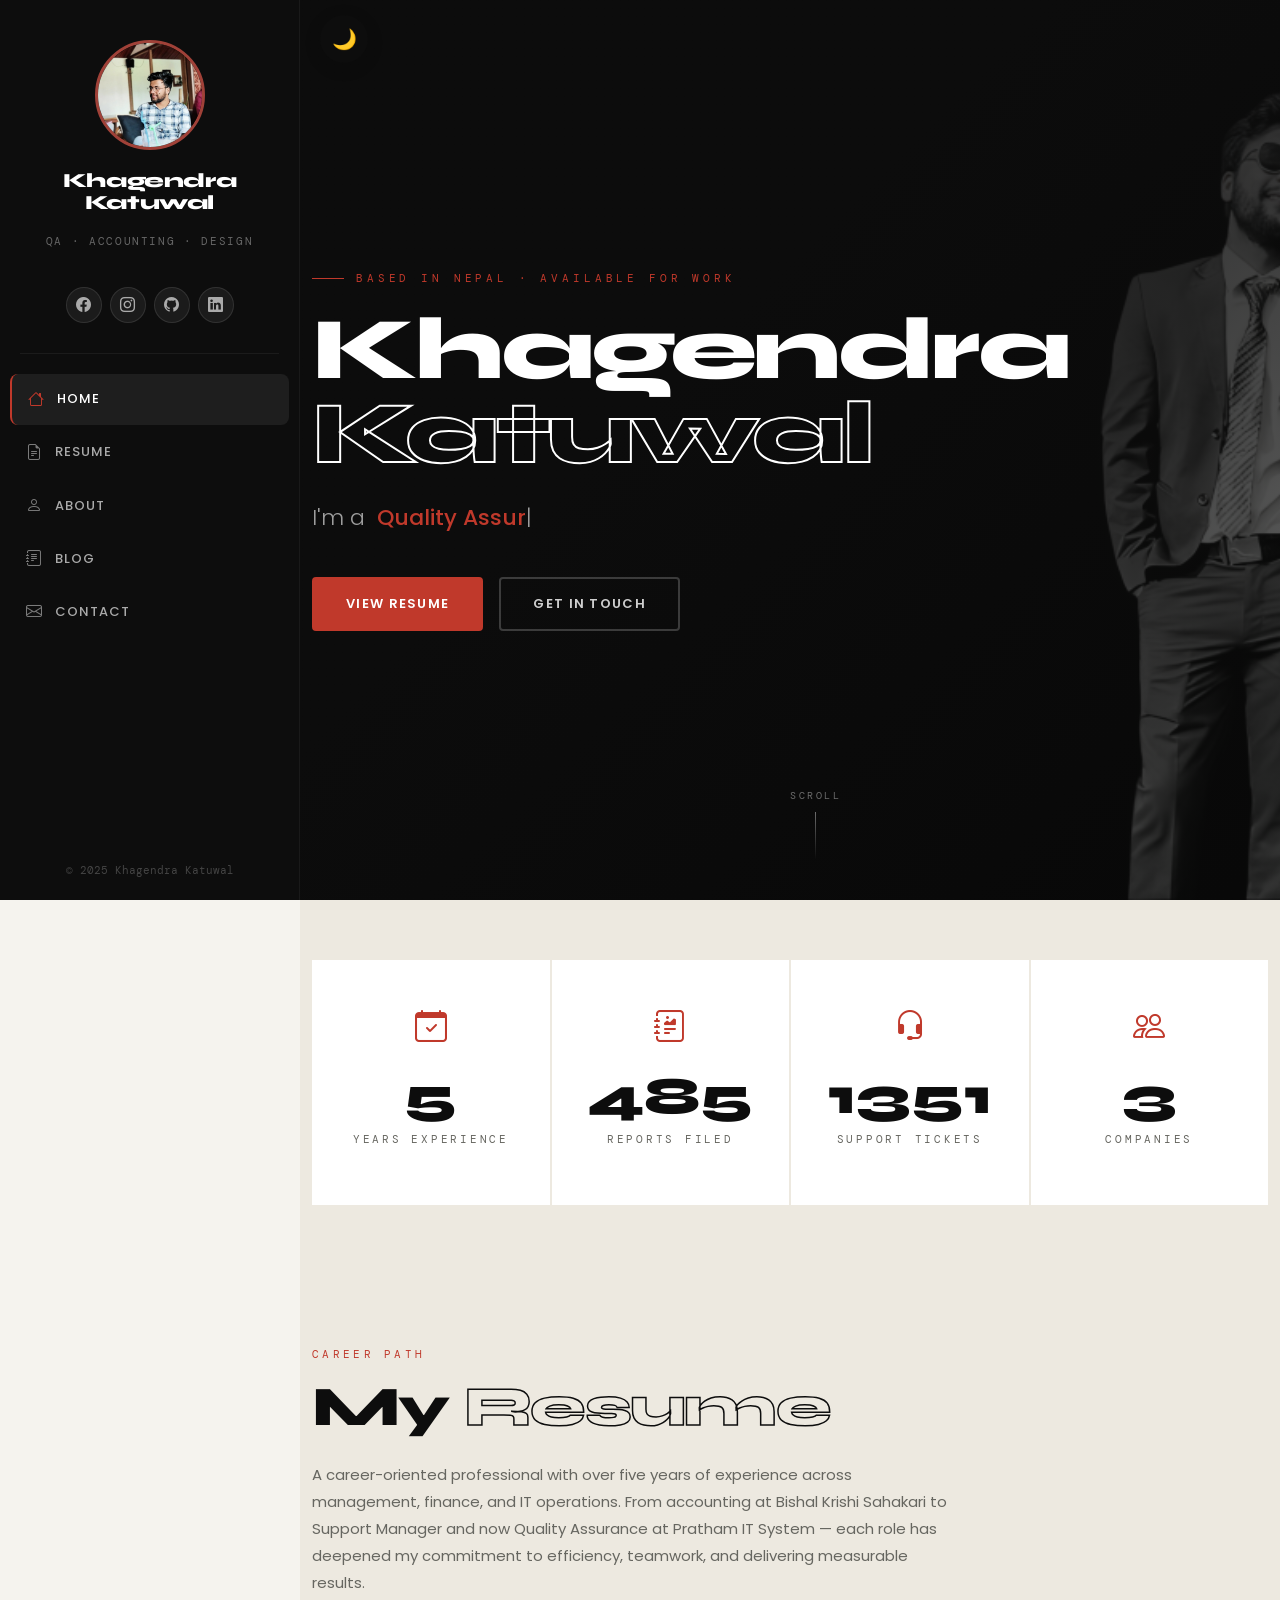
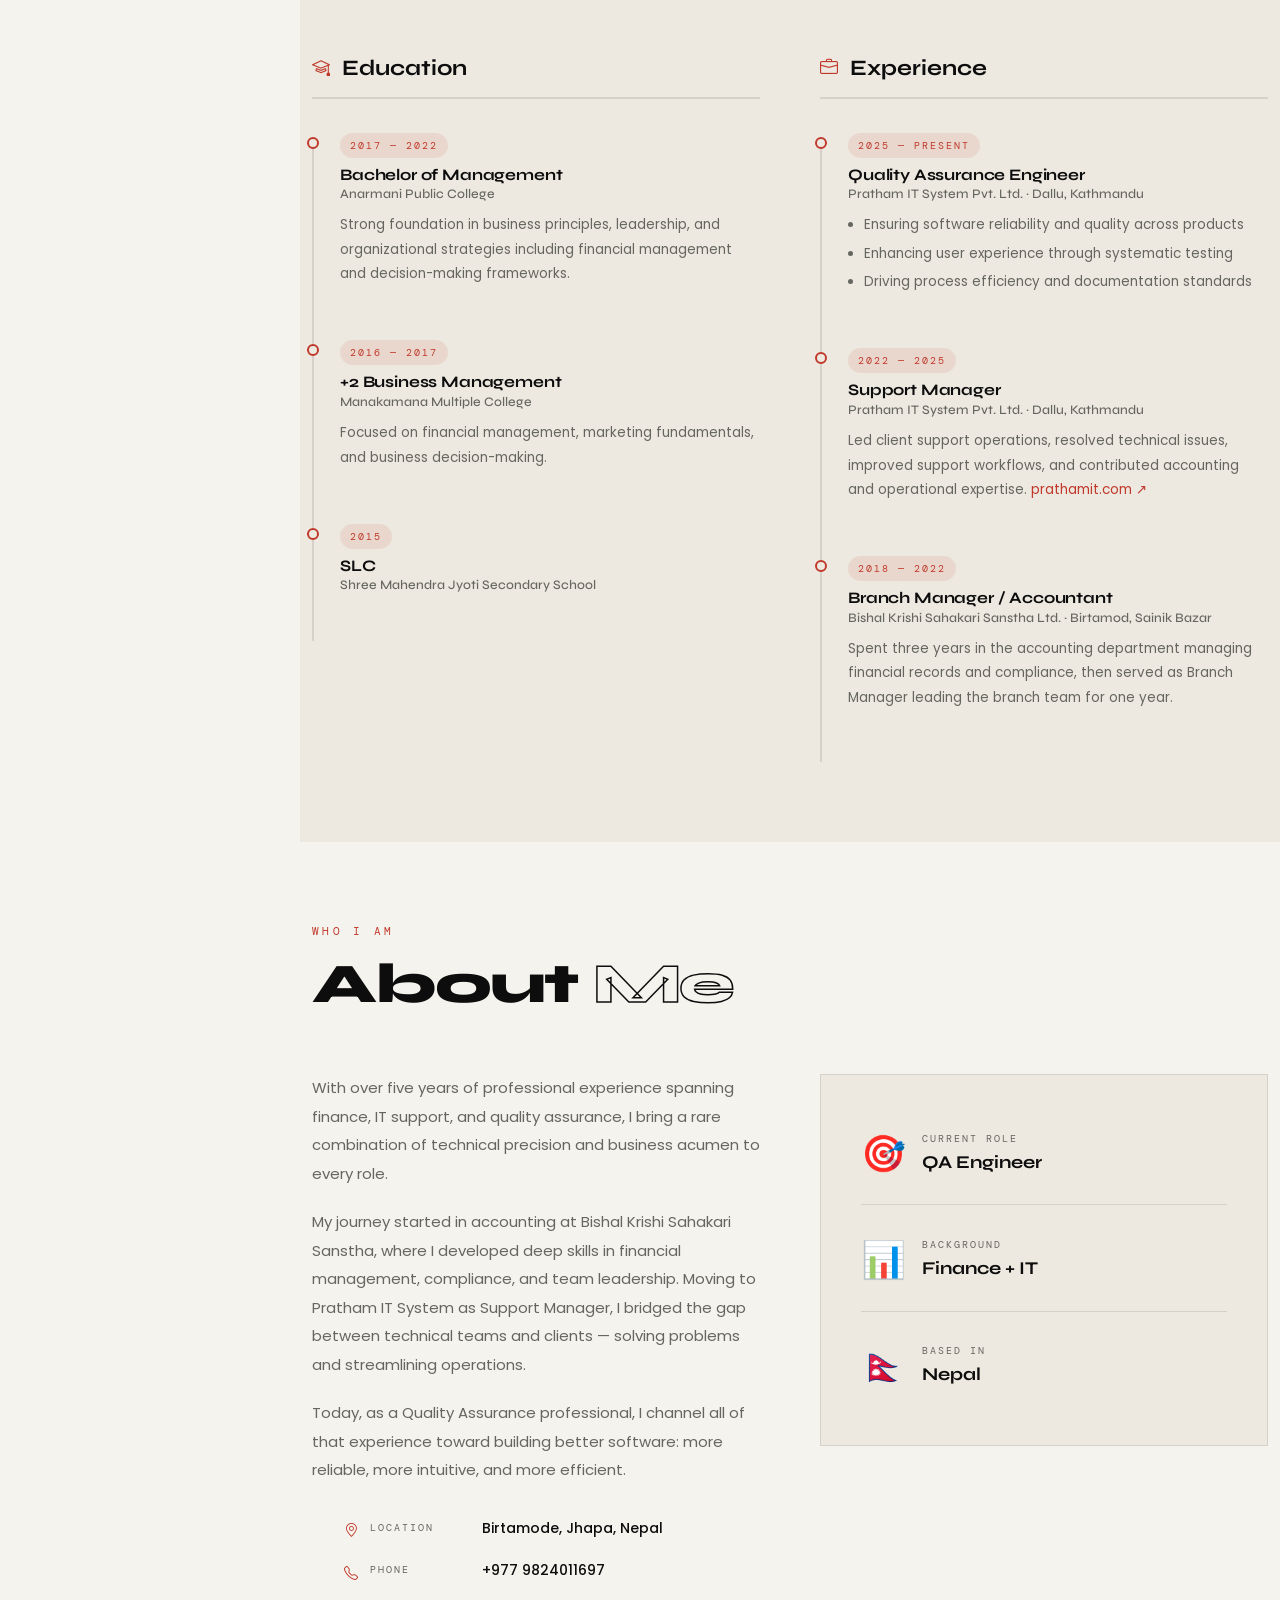
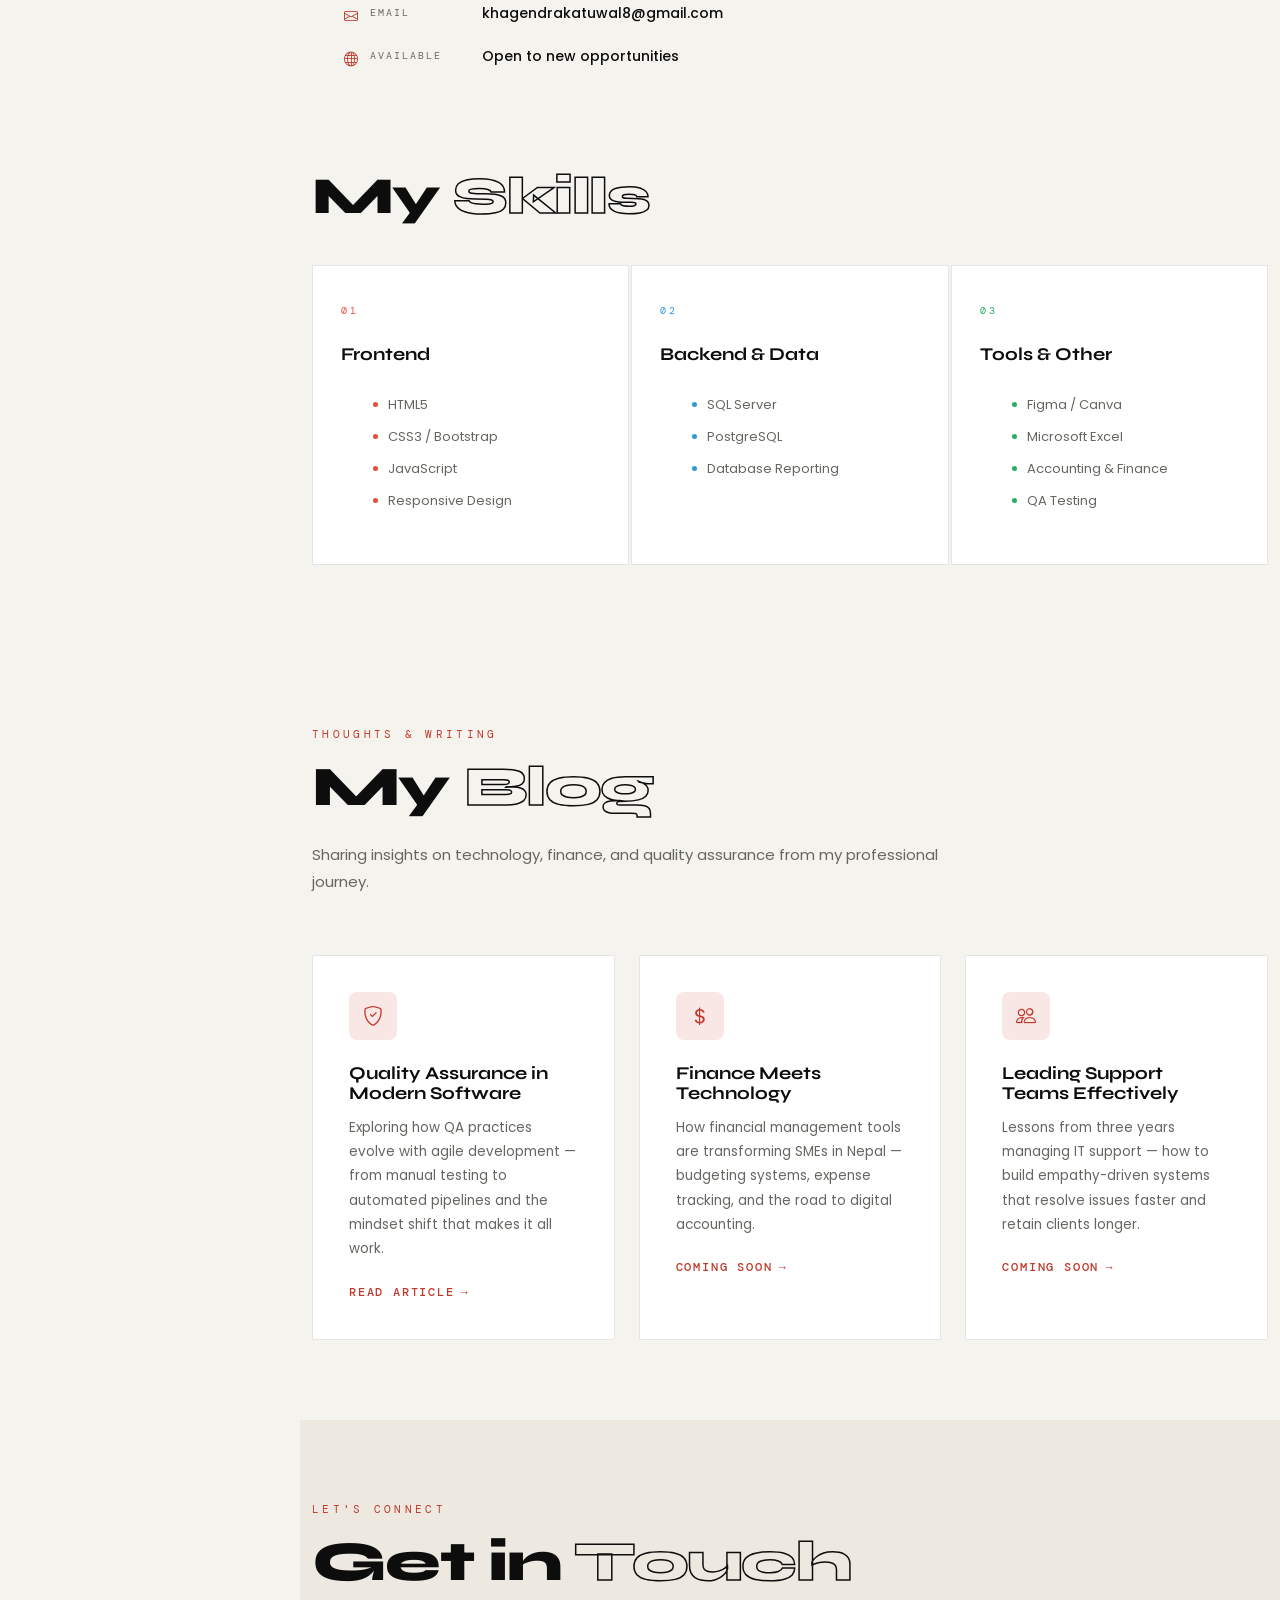
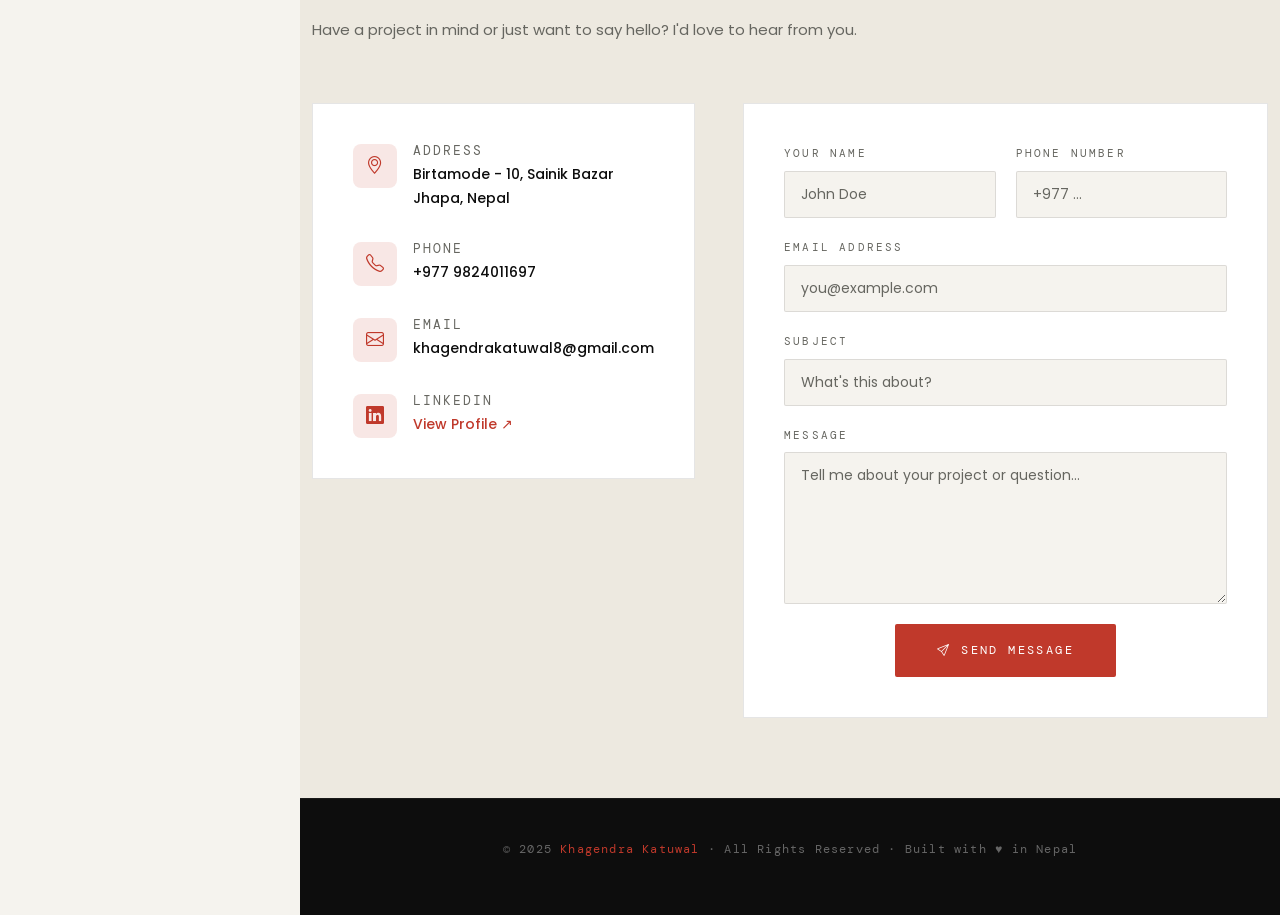
<file: index.html>
<!DOCTYPE html>
<html lang="en">

<head>
  <meta charset="utf-8">
  <meta content="width=device-width, initial-scale=1.0" name="viewport">
  <title>Khagendra Katuwal — QA Engineer</title>
  <meta name="description" content="Portfolio of Khagendra Katuwal — Quality Assurance Engineer, Accountant, Designer based in Nepal.">

  <!-- Favicons -->
  <link href="assets/img/favicon.png" rel="icon">
  <link href="assets/img/apple-touch-icon.png" rel="apple-touch-icon">

  <!-- Fonts -->
  <link href="https://fonts.googleapis.com" rel="preconnect">
  <link href="https://fonts.gstatic.com" rel="preconnect" crossorigin>
  <link href="https://fonts.googleapis.com/css2?family=Syne:wght@400;600;700;800&family=DM+Mono:ital,wght@0,300;0,400;0,500;1,300&family=Poppins:wght@300;400;500;600;700&display=swap" rel="stylesheet">

  <!-- Vendor CSS -->
  <link href="assets/vendor/bootstrap/css/bootstrap.min.css" rel="stylesheet">
  <link href="assets/vendor/bootstrap-icons/bootstrap-icons.css" rel="stylesheet">
  <link href="assets/vendor/aos/aos.css" rel="stylesheet">
  <link href="assets/vendor/glightbox/css/glightbox.min.css" rel="stylesheet">
  <link href="assets/vendor/swiper/swiper-bundle.min.css" rel="stylesheet">

  <!-- Main CSS -->
  <link href="assets/css/main.css" rel="stylesheet">
</head>

<body class="index-page">

  <!-- ── PRELOADER ── -->
  <div id="preloader">
    <div class="preloader-inner"></div>
  </div>

  <!-- ── THEME TOGGLE ── -->
  <button class="theme-toggle" id="themeToggle" title="Toggle dark/light mode">
    <span class="icon-dark">🌙</span>
    <span class="icon-light">☀️</span>
  </button>

  <!-- ══════════════════════════════════════════
       SIDEBAR / HEADER
  ══════════════════════════════════════════ -->
  <header id="header" class="header dark-background d-flex flex-column">
    <i class="header-toggle d-xl-none bi bi-list"></i>

    <!-- Profile Photo -->
    <div class="profile-img">
      <img src="assets/img/my-profile-img.jpg" alt="Khagendra Katuwal" class="img-fluid rounded-circle">
    </div>

    <!-- Name + tagline -->
    <a href="index.html" class="logo d-flex align-items-center justify-content-center">
      <h1 class="sitename">Khagendra Katuwal</h1>
    </a>
    <p class="tagline">QA · Accounting · Design</p>

    <!-- Social Links -->
    <div class="social-links text-center">
      <a href="https://www.facebook.com/people/Khagendra-Katuwal/61564902225227/" class="facebook" target="_blank" title="Facebook">
        <i class="bi bi-facebook"></i>
      </a>
      <a href="#" class="instagram" target="_blank" title="Instagram">
        <i class="bi bi-instagram"></i>
      </a>
      <a href="https://github.com/khagendra120" class="github" target="_blank" title="GitHub">
        <i class="bi bi-github"></i>
      </a>
      <a href="https://www.linkedin.com/in/khagendra-katuwal-4a4996175/" class="linkedin" target="_blank" title="LinkedIn">
        <i class="bi bi-linkedin"></i>
      </a>
    </div>

    <div class="divider"></div>

    <!-- Navigation -->
    <nav id="navmenu" class="navmenu">
      <ul>
        <li><a href="#hero" class="active"><i class="bi bi-house navicon"></i> Home</a></li>
        <li><a href="#resume"><i class="bi bi-file-earmark-text navicon"></i> Resume</a></li>
        <li><a href="#about"><i class="bi bi-person navicon"></i> About</a></li>
        <li><a href="#services"><i class="bi bi-journal-text navicon"></i> Blog</a></li>
        <li><a href="#contact"><i class="bi bi-envelope navicon"></i> Contact</a></li>
      </ul>
    </nav>

    <!-- Sidebar footer -->
    <div class="header-footer">
      © 2025 Khagendra Katuwal
    </div>
  </header>
  <!-- /Header -->

  <main class="main">

    <!-- ══════════════════════════════════════════
         HERO SECTION
    ══════════════════════════════════════════ -->
    <section id="hero" class="hero section dark-background">
      <img src="assets/img/hero-bg.jpg" alt="" class="hero-bg" data-aos="fade-in">

      <div class="container">
        <p class="hero-eyebrow">Based in Nepal · Available for Work</p>

        <h2>
          Khagendra<br>
          <span class="outline">Katuwal</span>
        </h2>

        <div class="typed-wrap">
          I'm a&nbsp;
          <span class="typed" data-typed-items="Quality Assurance Engineer, Accountant, Designer, Problem Solver"></span>
          <span class="typed-cursor typed-cursor--blink" aria-hidden="true"></span>
        </div>

        <div class="hero-cta">
          <a href="#resume" class="btn-primary-custom">View Resume</a>
          <a href="#contact" class="btn-outline-custom">Get in Touch</a>
        </div>
      </div>

      <div class="hero-scroll">
        <span>Scroll</span>
        <div class="scroll-line"></div>
      </div>
    </section>
    <!-- /Hero -->


    <!-- ══════════════════════════════════════════
         STATS SECTION
    ══════════════════════════════════════════ -->
    <section id="stats" class="stats section">
      <div class="container">
        <div class="stats-grid" data-aos="fade-up">

          <div class="stats-item">
            <i class="bi bi-calendar-check"></i>
            <span data-purecounter-start="0" data-purecounter-end="5" data-purecounter-duration="1" class="purecounter"></span>
            <p>Years Experience</p>
          </div>

          <div class="stats-item">
            <i class="bi bi-journal-richtext"></i>
            <span data-purecounter-start="0" data-purecounter-end="521" data-purecounter-duration="1" class="purecounter"></span>
            <p>Reports Filed</p>
          </div>

          <div class="stats-item">
            <i class="bi bi-headset"></i>
            <span data-purecounter-start="0" data-purecounter-end="1453" data-purecounter-duration="1" class="purecounter"></span>
            <p>Support Tickets</p>
          </div>

          <div class="stats-item">
            <i class="bi bi-people"></i>
            <span data-purecounter-start="0" data-purecounter-end="3" data-purecounter-duration="1" class="purecounter"></span>
            <p>Companies</p>
          </div>

        </div>
      </div>
    </section>
    <!-- /Stats -->


    <!-- ══════════════════════════════════════════
         RESUME SECTION
    ══════════════════════════════════════════ -->
    <section id="resume" class="resume section">
      <div class="container">

        <!-- Section Title -->
        <div class="section-title" data-aos="fade-up">
          <span class="label">Career Path</span>
          <h2>My <em>Resume</em></h2>
          <p>
            A career-oriented professional with over five years of experience across management, finance, and IT operations.
            From accounting at Bishal Krishi Sahakari to Support Manager and now Quality Assurance at Pratham IT System —
            each role has deepened my commitment to efficiency, teamwork, and delivering measurable results.
          </p>
        </div>

        <!-- Resume Content -->
        <div class="resume-cols" data-aos="fade-up" data-aos-delay="100">

          <!-- Education -->
          <div>
            <h3 class="resume-col-title">
              <i class="bi bi-mortarboard"></i> Education
            </h3>
            <div class="timeline">

              <div class="timeline-item">
                <span class="tl-period">2017 — 2022</span>
                <h4>Bachelor of Management</h4>
                <h5>Anarmani Public College</h5>
                <p>Strong foundation in business principles, leadership, and organizational strategies including financial management and decision-making frameworks.</p>
              </div>

              <div class="timeline-item">
                <span class="tl-period">2016 — 2017</span>
                <h4>+2 Business Management</h4>
                <h5>Manakamana Multiple College</h5>
                <p>Focused on financial management, marketing fundamentals, and business decision-making.</p>
              </div>

              <div class="timeline-item">
                <span class="tl-period">2015</span>
                <h4>SLC</h4>
                <h5>Shree Mahendra Jyoti Secondary School</h5>
              </div>

            </div>
          </div>

          <!-- Experience -->
          <div>
            <h3 class="resume-col-title">
              <i class="bi bi-briefcase"></i> Experience
            </h3>
            <div class="timeline">

              <div class="timeline-item">
                <span class="tl-period">2025 — Present</span>
                <h4>Quality Assurance Engineer</h4>
                <h5>Pratham IT System Pvt. Ltd. · Dallu, Kathmandu</h5>
                <ul>
                  <li>Ensuring software reliability and quality across products</li>
                  <li>Enhancing user experience through systematic testing</li>
                  <li>Driving process efficiency and documentation standards</li>
                </ul>
              </div>

              <div class="timeline-item">
                <span class="tl-period">2022 — 2025</span>
                <h4>Support Manager</h4>
                <h5>Pratham IT System Pvt. Ltd. · Dallu, Kathmandu</h5>
                <p>Led client support operations, resolved technical issues, improved support workflows, and contributed accounting and operational expertise. <a href="https://prathamit.com/" target="_blank">prathamit.com ↗</a></p>
              </div>

              <div class="timeline-item">
                <span class="tl-period">2018 — 2022</span>
                <h4>Branch Manager / Accountant</h4>
                <h5>Bishal Krishi Sahakari Sanstha Ltd. · Birtamod, Sainik Bazar</h5>
                <p>Spent three years in the accounting department managing financial records and compliance, then served as Branch Manager leading the branch team for one year.</p>
              </div>

            </div>
          </div>

        </div>
      </div>
    </section>
    <!-- /Resume -->


    <!-- ══════════════════════════════════════════
         ABOUT SECTION
    ══════════════════════════════════════════ -->
    <section id="about" class="about section">
      <div class="container">

        <!-- Section Title -->
        <div class="section-title" data-aos="fade-up">
          <span class="label">Who I Am</span>
          <h2>About <em>Me</em></h2>
        </div>

        <div class="about-grid" data-aos="fade-up" data-aos-delay="100">

          <div class="about-text">
            <p>
              With over five years of professional experience spanning finance, IT support, and quality assurance,
              I bring a rare combination of technical precision and business acumen to every role.
            </p>
            <p>
              My journey started in accounting at Bishal Krishi Sahakari Sanstha, where I developed deep skills in
              financial management, compliance, and team leadership. Moving to Pratham IT System as Support Manager,
              I bridged the gap between technical teams and clients — solving problems and streamlining operations.
            </p>
            <p>
              Today, as a Quality Assurance professional, I channel all of that experience toward building better software:
              more reliable, more intuitive, and more efficient.
            </p>

            <ul class="about-info-list">
              <li>
                <i class="bi bi-geo-alt"></i>
                <span class="info-label">Location</span>
                <span class="info-value">Birtamode, Jhapa, Nepal</span>
              </li>
              <li>
                <i class="bi bi-telephone"></i>
                <span class="info-label">Phone</span>
                <span class="info-value">+977 9824011697</span>
              </li>
              <li>
                <i class="bi bi-envelope"></i>
                <span class="info-label">Email</span>
                <span class="info-value">khagendrakatuwal8@gmail.com</span>
              </li>
              <li>
                <i class="bi bi-globe"></i>
                <span class="info-label">Available</span>
                <span class="info-value">Open to new opportunities</span>
              </li>
            </ul>
          </div>

          <!-- Right column image placeholder / accent block -->
          <div data-aos="fade-left" data-aos-delay="200" style="position:relative;">
            <div style="
              background: var(--bg-alt);
              border: 1px solid var(--border);
              padding: 48px 40px;
              height: 100%;
              display: flex;
              flex-direction: column;
              justify-content: center;
              gap: 24px;
            ">
              <div style="display:flex; align-items:center; gap:16px; padding-bottom:20px; border-bottom:1px solid var(--border);">
                <div style="font-size:36px; color:var(--accent);">🎯</div>
                <div>
                  <div style="font-family:var(--mono-font); font-size:10px; letter-spacing:0.2em; text-transform:uppercase; color:var(--text-muted);">Current Role</div>
                  <div style="font-family:var(--heading-font); font-size:18px; font-weight:700; color:var(--heading);">QA Engineer</div>
                </div>
              </div>
              <div style="display:flex; align-items:center; gap:16px; padding-bottom:20px; border-bottom:1px solid var(--border);">
                <div style="font-size:36px; color:var(--accent);">📊</div>
                <div>
                  <div style="font-family:var(--mono-font); font-size:10px; letter-spacing:0.2em; text-transform:uppercase; color:var(--text-muted);">Background</div>
                  <div style="font-family:var(--heading-font); font-size:18px; font-weight:700; color:var(--heading);">Finance + IT</div>
                </div>
              </div>
              <div style="display:flex; align-items:center; gap:16px;">
                <div style="font-size:36px; color:var(--accent);">🇳🇵</div>
                <div>
                  <div style="font-family:var(--mono-font); font-size:10px; letter-spacing:0.2em; text-transform:uppercase; color:var(--text-muted);">Based In</div>
                  <div style="font-family:var(--heading-font); font-size:18px; font-weight:700; color:var(--heading);">Nepal</div>
                </div>
              </div>
            </div>
          </div>

        </div>

        <!-- Skills -->
        <div class="skills-section" data-aos="fade-up">
          <h2 class="skills-heading">My <em>Skills</em></h2>

          <div class="skills-grid">

            <div class="skill-cat">
              <span class="cat-num">01</span>
              <p class="cat-name">Frontend</p>
              <ul class="skill-tag-list">
                <li>HTML5</li>
                <li>CSS3 / Bootstrap</li>
                <li>JavaScript</li>
                <li>Responsive Design</li>
              </ul>
            </div>

            <div class="skill-cat">
              <span class="cat-num">02</span>
              <p class="cat-name">Backend & Data</p>
              <ul class="skill-tag-list">
                <li>SQL Server</li>
                <li>PostgreSQL</li>
                <li>Database Reporting</li>
              </ul>
            </div>

            <div class="skill-cat">
              <span class="cat-num">03</span>
              <p class="cat-name">Tools & Other</p>
              <ul class="skill-tag-list">
                <li>Figma / Canva</li>
                <li>Microsoft Excel</li>
                <li>Accounting & Finance</li>
                <li>QA Testing</li>
              </ul>
            </div>

          </div>
        </div>

      </div>
    </section>
    <!-- /About -->


    <!-- ══════════════════════════════════════════
         BLOG SECTION
    ══════════════════════════════════════════ -->
    <section id="services" class="services section">
      <div class="container">

        <div class="section-title" data-aos="fade-up">
          <span class="label">Thoughts & Writing</span>
          <h2>My <em>Blog</em></h2>
          <p>Sharing insights on technology, finance, and quality assurance from my professional journey.</p>
        </div>

        <div class="blog-grid" data-aos="fade-up" data-aos-delay="100">

          <div class="blog-card">
            <div class="blog-icon"><i class="bi bi-shield-check"></i></div>
            <h4><a href="Theory.html">Quality Assurance in Modern Software</a></h4>
            <p>Exploring how QA practices evolve with agile development — from manual testing to automated pipelines and the mindset shift that makes it all work.</p>
            <a href="Theory.html" class="read-more">Read Article</a>
          </div>

          <div class="blog-card">
            <div class="blog-icon"><i class="bi bi-currency-dollar"></i></div>
            <h4><a href="#">Finance Meets Technology</a></h4>
            <p>How financial management tools are transforming SMEs in Nepal — budgeting systems, expense tracking, and the road to digital accounting.</p>
            <a href="#" class="read-more">Coming Soon</a>
          </div>

          <div class="blog-card">
            <div class="blog-icon"><i class="bi bi-people"></i></div>
            <h4><a href="#">Leading Support Teams Effectively</a></h4>
            <p>Lessons from three years managing IT support — how to build empathy-driven systems that resolve issues faster and retain clients longer.</p>
            <a href="#" class="read-more">Coming Soon</a>
          </div>

        </div>

      </div>
    </section>
    <!-- /Blog -->


    <!-- ══════════════════════════════════════════
         CONTACT SECTION
    ══════════════════════════════════════════ -->
    <section id="contact" class="contact section">
      <div class="container">

        <div class="section-title" data-aos="fade-up">
          <span class="label">Let's Connect</span>
          <h2>Get in <em>Touch</em></h2>
          <p>Have a project in mind or just want to say hello? I'd love to hear from you.</p>
        </div>

        <div class="contact-grid" data-aos="fade-up" data-aos-delay="100">

          <!-- Info -->
          <div class="contact-info-card">
            <div class="contact-info-item">
              <div class="ci-icon"><i class="bi bi-geo-alt"></i></div>
              <div>
                <h3>Address</h3>
                <p>Birtamode - 10, Sainik Bazar<br>Jhapa, Nepal</p>
              </div>
            </div>

            <div class="contact-info-item">
              <div class="ci-icon"><i class="bi bi-telephone"></i></div>
              <div>
                <h3>Phone</h3>
                <p>+977 9824011697</p>
              </div>
            </div>

            <div class="contact-info-item">
              <div class="ci-icon"><i class="bi bi-envelope"></i></div>
              <div>
                <h3>Email</h3>
                <p>khagendrakatuwal8@gmail.com</p>
              </div>
            </div>

            <div class="contact-info-item">
              <div class="ci-icon"><i class="bi bi-linkedin"></i></div>
              <div>
                <h3>LinkedIn</h3>
                <p><a href="https://www.linkedin.com/in/khagendra-katuwal-4a4996175/" target="_blank">View Profile ↗</a></p>
              </div>
            </div>
          </div>

          <!-- Form -->
          <div class="contact-form-wrap">
            <form action="forms/contact.php" method="post" class="php-email-form">

              <div class="form-row">
                <div>
                  <label class="form-label" for="name-field">Your Name</label>
                  <input type="text" name="name" id="name-field" class="form-control" placeholder="John Doe" required>
                </div>
                <div>
                  <label class="form-label" for="phone-field">Phone Number</label>
                  <input type="tel" name="phone" id="phone-field" class="form-control" placeholder="+977 ...">
                </div>
              </div>

              <div class="form-group">
                <label class="form-label" for="email-field">Email Address</label>
                <input type="email" name="email" id="email-field" class="form-control" placeholder="you@example.com" required>
              </div>

              <div class="form-group">
                <label class="form-label" for="subject-field">Subject</label>
                <input type="text" name="subject" id="subject-field" class="form-control" placeholder="What's this about?" required>
              </div>

              <div class="form-group">
                <label class="form-label" for="message-field">Message</label>
                <textarea name="message" id="message-field" class="form-control" rows="6" placeholder="Tell me about your project or question..." required></textarea>
              </div>

              <div class="text-center">
                <div class="loading">Sending…</div>
                <div class="error-message"></div>
                <div class="sent-message">✓ Your message has been sent. Thank you!</div>
                <button type="submit" class="btn-submit">
                  <i class="bi bi-send"></i> Send Message
                </button>
              </div>

            </form>
          </div>

        </div>
      </div>
    </section>
    <!-- /Contact -->

  </main>

  <!-- ── FOOTER ── -->
  <footer id="footer" class="footer">
    <div class="container">
      <p>© 2025 <span>Khagendra Katuwal</span> · All Rights Reserved · Built with ♥ in Nepal</p>
    </div>
  </footer>

  <!-- Scroll Top -->
  <a href="#" id="scroll-top" class="scroll-top d-flex align-items-center justify-content-center">
    <i class="bi bi-arrow-up-short"></i>
  </a>

  <!-- Vendor JS -->
  <script src="assets/vendor/bootstrap/js/bootstrap.bundle.min.js"></script>
  <script src="assets/vendor/php-email-form/validate.js"></script>
  <script src="assets/vendor/aos/aos.js"></script>
  <script src="assets/vendor/typed.js/typed.umd.js"></script>
  <script src="assets/vendor/purecounter/purecounter_vanilla.js"></script>
  <script src="assets/vendor/waypoints/noframework.waypoints.js"></script>
  <script src="assets/vendor/glightbox/js/glightbox.min.js"></script>
  <script src="assets/vendor/isotope-layout/isotope.pkgd.min.js"></script>
  <script src="assets/vendor/swiper/swiper-bundle.min.js"></script>
  <script src="assets/js/main.js"></script>

  <!-- Theme Toggle Script -->
  <script>
    const themeBtn = document.getElementById('themeToggle');
    const body = document.body;

    // Load saved preference
    if (localStorage.getItem('theme') === 'dark') {
      body.classList.add('dark-mode');
    }

    themeBtn.addEventListener('click', () => {
      body.classList.toggle('dark-mode');
      localStorage.setItem('theme', body.classList.contains('dark-mode') ? 'dark' : 'light');
    });

    // Preloader
    window.addEventListener('load', () => {
      const preloader = document.getElementById('preloader');
      setTimeout(() => {
        preloader.style.opacity = '0';
        setTimeout(() => preloader.remove(), 500);
      }, 500);
    });
  </script>

</body>
</html>
</file>
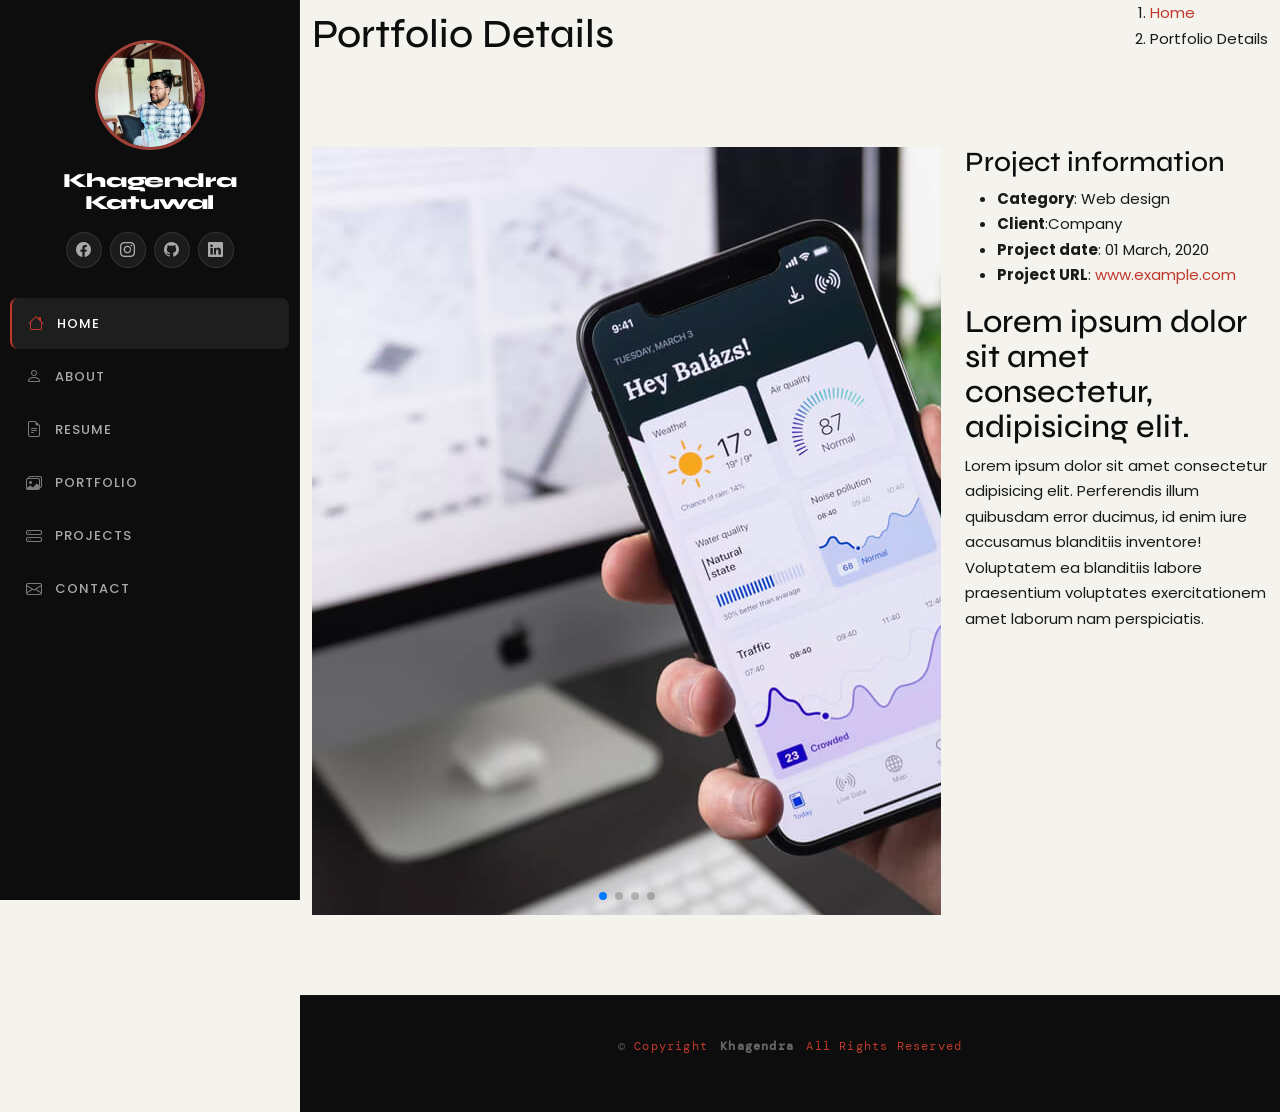
<file: portfolio-details.html>
<!DOCTYPE html>
<html lang="en">

<head>
  <meta charset="utf-8">
  <meta content="width=device-width, initial-scale=1.0" name="viewport">
  <title>Khagendra</title>
  <meta content="" name="description">
  <meta content="" name="keywords">

  <!-- Favicons -->
  <link href="assets/img/favicon.png" rel="icon">
  <link href="assets/img/apple-touch-icon.png" rel="apple-touch-icon">

  <!-- Fonts -->
  <link href="https://fonts.googleapis.com" rel="preconnect">
  <link href="https://fonts.gstatic.com" rel="preconnect" crossorigin>
  <link href="https://fonts.googleapis.com/css2?family=Roboto:ital,wght@0,100;0,300;0,400;0,500;0,700;0,900;1,100;1,300;1,400;1,500;1,700;1,900&family=Poppins:ital,wght@0,100;0,200;0,300;0,400;0,500;0,600;0,700;0,800;0,900;1,100;1,200;1,300;1,400;1,500;1,600;1,700;1,800;1,900&family=Raleway:ital,wght@0,100;0,200;0,300;0,400;0,500;0,600;0,700;0,800;0,900;1,100;1,200;1,300;1,400;1,500;1,600;1,700;1,800;1,900&display=swap" rel="stylesheet">

  <!-- Vendor CSS Files -->
  <link href="assets/vendor/bootstrap/css/bootstrap.min.css" rel="stylesheet">
  <link href="assets/vendor/bootstrap-icons/bootstrap-icons.css" rel="stylesheet">
  <link href="assets/vendor/aos/aos.css" rel="stylesheet">
  <link href="assets/vendor/glightbox/css/glightbox.min.css" rel="stylesheet">
  <link href="assets/vendor/swiper/swiper-bundle.min.css" rel="stylesheet">

  <!-- Main CSS File -->
  <link href="assets/css/main.css" rel="stylesheet">

  <!-- =======================================================
  * Template Name: iPortfolio
  * Template URL: https://bootstrapmade.com/iportfolio-bootstrap-portfolio-websites-template/
  * Updated: Jun 29 2024 with Bootstrap v5.3.3
  * Author: BootstrapMade.com
  * License: https://bootstrapmade.com/license/
  ======================================================== -->
</head>

<body class="portfolio-details-page">
  
  <header id="header" class="header dark-background d-flex flex-column">
    <i class="header-toggle d-xl-none bi bi-list"></i>

    <div class="profile-img">
      <img src="assets/img/my-profile-img.jpg" alt="" class="img-fluid rounded-circle">
    </div>

    <a href="index.html" class="logo d-flex align-items-center justify-content-center">
      <!-- Uncomment the line below if you also wish to use an image logo -->
      <!-- <img src="assets/img/logo.png" alt=""> -->
      <h1 class="sitename">Khagendra Katuwal</h1>
    </a>

    <div class="social-links text-center">
      <a href="https://www.facebook.com/people/Khagendra-Katuwal/61564902225227/" class="facebook" target="_blank"><i class="bi bi-facebook"></i></a>
      <a href="#" class="instagram"><i class="bi bi-instagram" target="_blank"></i></a>
      <a href="https://github.com/khagendrakatuwal" class="github" target="_blank"><i class="bi bi-github"></i></a>
      <a href="https://www.linkedin.com/in/khagendra-katuwal-4a4996175/" class="linkedin" target="_blank"><i class="bi bi-linkedin"></i></a>
    </div>
    <nav id="navmenu" class="navmenu">
      <ul>
        <li><a href="#hero" class="active"><i class="bi bi-house navicon"></i>Home</a></li>
        <li><a href="#about"><i class="bi bi-person navicon"></i> About</a></li>
        <li><a href="#resume"><i class="bi bi-file-earmark-text navicon"></i> Resume</a></li>
        <li><a href="#portfolio"><i class="bi bi-images navicon"></i> Portfolio</a></li>
        <li><a href="#services"><i class="bi bi-hdd-stack navicon"></i> Projects</a></li>
        <li><a href="#contact"><i class="bi bi-envelope navicon"></i> Contact</a></li>
      </ul>
    </nav>

  </header>

  <main class="main">

    <!-- Page Title -->
    <div class="page-title dark-background">
      <div class="container d-lg-flex justify-content-between align-items-center">
        <h1 class="mb-2 mb-lg-0">Portfolio Details</h1>
        <nav class="breadcrumbs">
          <ol>
            <li><a href="index.html">Home</a></li>
            <li class="current">Portfolio Details</li>
          </ol>
        </nav>
      </div>
    </div><!-- End Page Title -->

    <!-- Portfolio Details Section -->
    <section id="portfolio-details" class="portfolio-details section">

      <div class="container" data-aos="fade-up" data-aos-delay="100">

        <div class="row gy-4">

          <div class="col-lg-8">
            <div class="portfolio-details-slider swiper init-swiper">

              <script type="application/json" class="swiper-config">
                {
                  "loop": true,
                  "speed": 600,
                  "autoplay": {
                    "delay": 5000
                  },
                  "slidesPerView": "auto",
                  "pagination": {
                    "el": ".swiper-pagination",
                    "type": "bullets",
                    "clickable": true
                  }
                }
              </script>

              <div class="swiper-wrapper align-items-center">

                <div class="swiper-slide">
                  <img src="assets/img/portfolio/app-1.jpg" alt="">
                </div>

                <div class="swiper-slide">
                  <img src="assets/img/portfolio/product-1.jpg" alt="">
                </div>

                <div class="swiper-slide">
                  <img src="assets/img/portfolio/branding-1.jpg" alt="">
                </div>

                <div class="swiper-slide">
                  <img src="assets/img/portfolio/books-1.jpg" alt="">
                </div>

              </div>
              <div class="swiper-pagination"></div>
            </div>
          </div>

          <div class="col-lg-4">
            <div class="portfolio-info" data-aos="fade-up" data-aos-delay="200">
              <h3>Project information</h3>
              <ul>
                <li><strong>Category</strong>: Web design</li>
                <li><strong>Client</strong>:Company</li>
                <li><strong>Project date</strong>: 01 March, 2020</li>
                <li><strong>Project URL</strong>: <a href="#">www.example.com</a></li>
              </ul>
            </div>
            <div class="portfolio-description" data-aos="fade-up" data-aos-delay="300">
              <h2>Lorem ipsum dolor sit amet consectetur, adipisicing elit. </h2>
              <p>
                Lorem ipsum dolor sit amet consectetur adipisicing elit. Perferendis illum quibusdam error ducimus, id enim iure accusamus blanditiis inventore! Voluptatem ea blanditiis labore praesentium voluptates exercitationem amet laborum nam perspiciatis.
              </p>
            </div>
          </div>

        </div>

      </div>

    </section><!-- /Portfolio Details Section -->

  </main>

  <footer id="footer" class="footer position-relative light-background">

    <div class="container">
      <div class="copyright text-center ">
        <p>© <span>Copyright</span> <strong class="px-1 sitename">Khagendra</strong> <span>All Rights Reserved</span></p>
      </div>
      <div class="credits">
        <!-- All the links in the footer should remain intact. -->
        <!-- You can delete the links only if you've purchased the pro version. -->
        <!-- Licensing information: https://bootstrapmade.com/license/ -->
        <!-- Purchase the pro version with working PHP/AJAX contact form: [buy-url] -->
    
      </div>
    </div>

  </footer>

  <!-- Scroll Top -->
  <a href="#" id="scroll-top" class="scroll-top d-flex align-items-center justify-content-center"><i class="bi bi-arrow-up-short"></i></a>

  <!-- Preloader -->
  <div id="preloader"></div>

  <!-- Vendor JS Files -->
  <script src="assets/vendor/bootstrap/js/bootstrap.bundle.min.js"></script>
  <script src="assets/vendor/php-email-form/validate.js"></script>
  <script src="assets/vendor/aos/aos.js"></script>
  <script src="assets/vendor/typed.js/typed.umd.js"></script>
  <script src="assets/vendor/purecounter/purecounter_vanilla.js"></script>
  <script src="assets/vendor/waypoints/noframework.waypoints.js"></script>
  <script src="assets/vendor/glightbox/js/glightbox.min.js"></script>
  <script src="assets/vendor/imagesloaded/imagesloaded.pkgd.min.js"></script>
  <script src="assets/vendor/isotope-layout/isotope.pkgd.min.js"></script>
  <script src="assets/vendor/swiper/swiper-bundle.min.js"></script>

  <!-- Main JS File -->
  <script src="assets/js/main.js"></script>

</body>

</html>
</file>
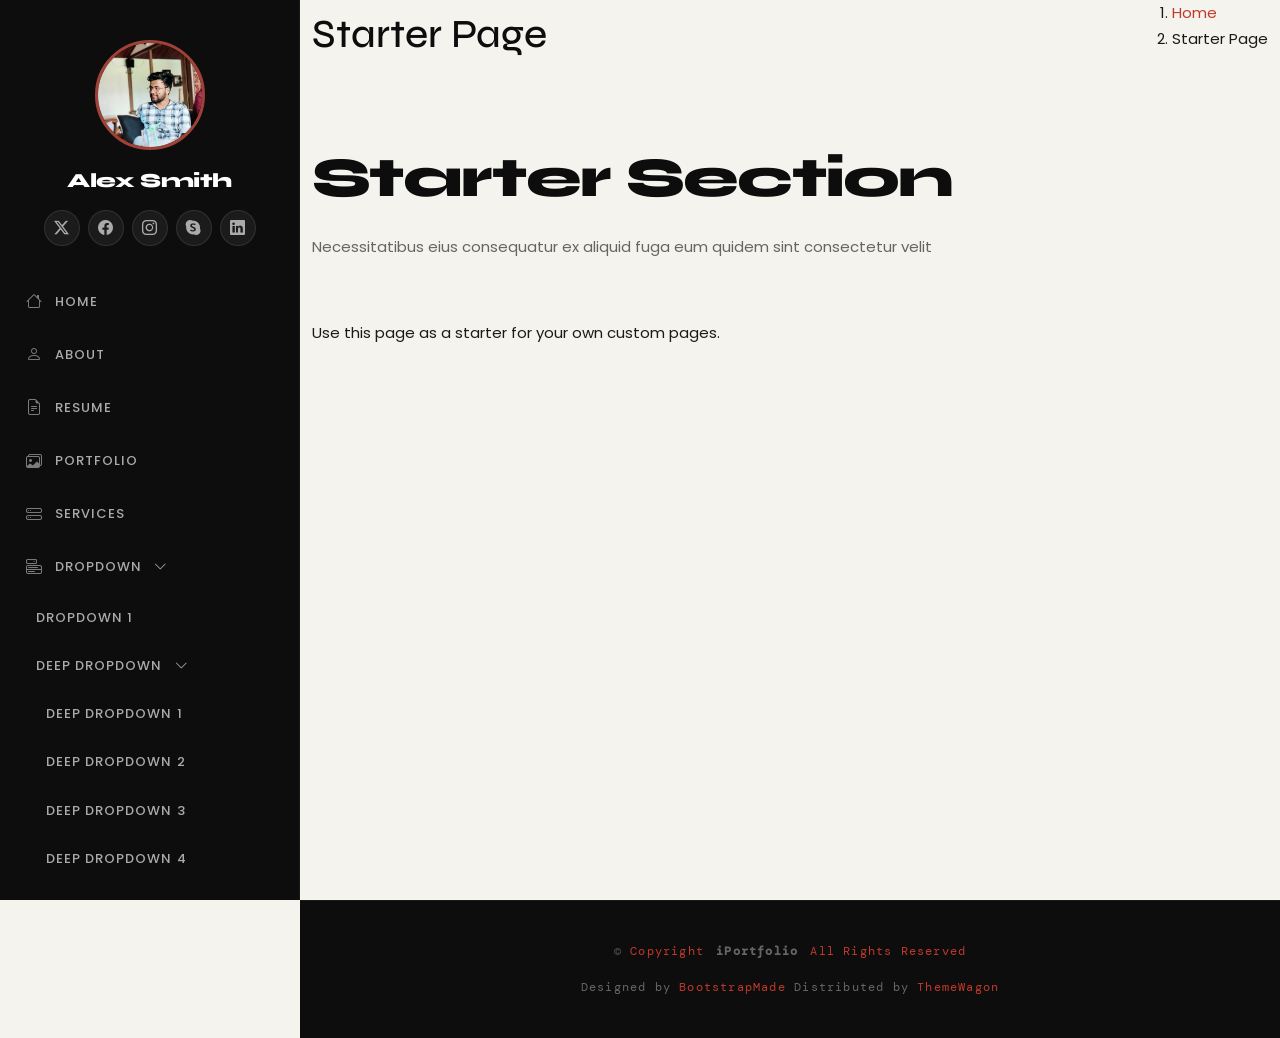
<file: starter-page.html>
<!DOCTYPE html>
<html lang="en">

<head>
  <meta charset="utf-8">
  <meta content="width=device-width, initial-scale=1.0" name="viewport">
  <title>Starter Page - iPortfolio Bootstrap Template</title>
  <meta content="" name="description">
  <meta content="" name="keywords">

  <!-- Favicons -->
  <link href="assets/img/favicon.png" rel="icon">
  <link href="assets/img/apple-touch-icon.png" rel="apple-touch-icon">

  <!-- Fonts -->
  <link href="https://fonts.googleapis.com" rel="preconnect">
  <link href="https://fonts.gstatic.com" rel="preconnect" crossorigin>
  <link href="https://fonts.googleapis.com/css2?family=Roboto:ital,wght@0,100;0,300;0,400;0,500;0,700;0,900;1,100;1,300;1,400;1,500;1,700;1,900&family=Poppins:ital,wght@0,100;0,200;0,300;0,400;0,500;0,600;0,700;0,800;0,900;1,100;1,200;1,300;1,400;1,500;1,600;1,700;1,800;1,900&family=Raleway:ital,wght@0,100;0,200;0,300;0,400;0,500;0,600;0,700;0,800;0,900;1,100;1,200;1,300;1,400;1,500;1,600;1,700;1,800;1,900&display=swap" rel="stylesheet">

  <!-- Vendor CSS Files -->
  <link href="assets/vendor/bootstrap/css/bootstrap.min.css" rel="stylesheet">
  <link href="assets/vendor/bootstrap-icons/bootstrap-icons.css" rel="stylesheet">
  <link href="assets/vendor/aos/aos.css" rel="stylesheet">
  <link href="assets/vendor/glightbox/css/glightbox.min.css" rel="stylesheet">
  <link href="assets/vendor/swiper/swiper-bundle.min.css" rel="stylesheet">

  <!-- Main CSS File -->
  <link href="assets/css/main.css" rel="stylesheet">

  <!-- =======================================================
  * Template Name: iPortfolio
  * Template URL: https://bootstrapmade.com/iportfolio-bootstrap-portfolio-websites-template/
  * Updated: Jun 29 2024 with Bootstrap v5.3.3
  * Author: BootstrapMade.com
  * License: https://bootstrapmade.com/license/
  ======================================================== -->
</head>

<body class="starter-page-page">

  <header id="header" class="header dark-background d-flex flex-column">
    <i class="header-toggle d-xl-none bi bi-list"></i>

    <div class="profile-img">
      <img src="assets/img/my-profile-img.jpg" alt="" class="img-fluid rounded-circle">
    </div>

    <a href="index.html" class="logo d-flex align-items-center justify-content-center">
      <!-- Uncomment the line below if you also wish to use an image logo -->
      <!-- <img src="assets/img/logo.png" alt=""> -->
      <h1 class="sitename">Alex Smith</h1>
    </a>

    <div class="social-links text-center">
      <a href="#" class="twitter"><i class="bi bi-twitter-x"></i></a>
      <a href="#" class="facebook"><i class="bi bi-facebook"></i></a>
      <a href="#" class="instagram"><i class="bi bi-instagram"></i></a>
      <a href="#" class="google-plus"><i class="bi bi-skype"></i></a>
      <a href="#" class="linkedin"><i class="bi bi-linkedin"></i></a>
    </div>

    <nav id="navmenu" class="navmenu">
      <ul>
        <li><a href="#hero"><i class="bi bi-house navicon"></i>Home</a></li>
        <li><a href="#about"><i class="bi bi-person navicon"></i> About</a></li>
        <li><a href="#resume"><i class="bi bi-file-earmark-text navicon"></i> Resume</a></li>
        <li><a href="#portfolio"><i class="bi bi-images navicon"></i> Portfolio</a></li>
        <li><a href="#services"><i class="bi bi-hdd-stack navicon"></i> Services</a></li>
        <li class="dropdown"><a href="#"><i class="bi bi-menu-button navicon"></i> <span>Dropdown</span> <i class="bi bi-chevron-down toggle-dropdown"></i></a>
          <ul>
            <li><a href="#">Dropdown 1</a></li>
            <li class="dropdown"><a href="#"><span>Deep Dropdown</span> <i class="bi bi-chevron-down toggle-dropdown"></i></a>
              <ul>
                <li><a href="#">Deep Dropdown 1</a></li>
                <li><a href="#">Deep Dropdown 2</a></li>
                <li><a href="#">Deep Dropdown 3</a></li>
                <li><a href="#">Deep Dropdown 4</a></li>
                <li><a href="#">Deep Dropdown 5</a></li>
              </ul>
            </li>
            <li><a href="#">Dropdown 2</a></li>
            <li><a href="#">Dropdown 3</a></li>
            <li><a href="#">Dropdown 4</a></li>
          </ul>
        </li>
        <li><a href="#contact"><i class="bi bi-envelope navicon"></i> Contact</a></li>
      </ul>
    </nav>

  </header>

  <main class="main">

    <!-- Page Title -->
    <div class="page-title dark-background">
      <div class="container d-lg-flex justify-content-between align-items-center">
        <h1 class="mb-2 mb-lg-0">Starter Page</h1>
        <nav class="breadcrumbs">
          <ol>
            <li><a href="index.html">Home</a></li>
            <li class="current">Starter Page</li>
          </ol>
        </nav>
      </div>
    </div><!-- End Page Title -->

    <!-- Starter Section Section -->
    <section id="starter-section" class="starter-section section">

      <!-- Section Title -->
      <div class="container section-title" data-aos="fade-up">
        <h2>Starter Section</h2>
        <p>Necessitatibus eius consequatur ex aliquid fuga eum quidem sint consectetur velit</p>
      </div><!-- End Section Title -->

      <div class="container" data-aos="fade-up">
        <p>Use this page as a starter for your own custom pages.</p>
      </div>

    </section><!-- /Starter Section Section -->

  </main>

  <footer id="footer" class="footer position-relative light-background">

    <div class="container">
      <div class="copyright text-center ">
        <p>© <span>Copyright</span> <strong class="px-1 sitename">iPortfolio</strong> <span>All Rights Reserved</span></p>
      </div>
      <div class="credits">
        <!-- All the links in the footer should remain intact. -->
        <!-- You can delete the links only if you've purchased the pro version. -->
        <!-- Licensing information: https://bootstrapmade.com/license/ -->
        <!-- Purchase the pro version with working PHP/AJAX contact form: [buy-url] -->
        Designed by <a href="https://bootstrapmade.com/">BootstrapMade</a> Distributed by <a href="https://themewagon.com">ThemeWagon</a>
      </div>
    </div>

  </footer>

  <!-- Scroll Top -->
  <a href="#" id="scroll-top" class="scroll-top d-flex align-items-center justify-content-center"><i class="bi bi-arrow-up-short"></i></a>

  <!-- Preloader -->
  <div id="preloader"></div>

  <!-- Vendor JS Files -->
  <script src="assets/vendor/bootstrap/js/bootstrap.bundle.min.js"></script>
  <script src="assets/vendor/php-email-form/validate.js"></script>
  <script src="assets/vendor/aos/aos.js"></script>
  <script src="assets/vendor/typed.js/typed.umd.js"></script>
  <script src="assets/vendor/purecounter/purecounter_vanilla.js"></script>
  <script src="assets/vendor/waypoints/noframework.waypoints.js"></script>
  <script src="assets/vendor/glightbox/js/glightbox.min.js"></script>
  <script src="assets/vendor/imagesloaded/imagesloaded.pkgd.min.js"></script>
  <script src="assets/vendor/isotope-layout/isotope.pkgd.min.js"></script>
  <script src="assets/vendor/swiper/swiper-bundle.min.js"></script>

  <!-- Main JS File -->
  <script src="assets/js/main.js"></script>

</body>

</html>
</file>
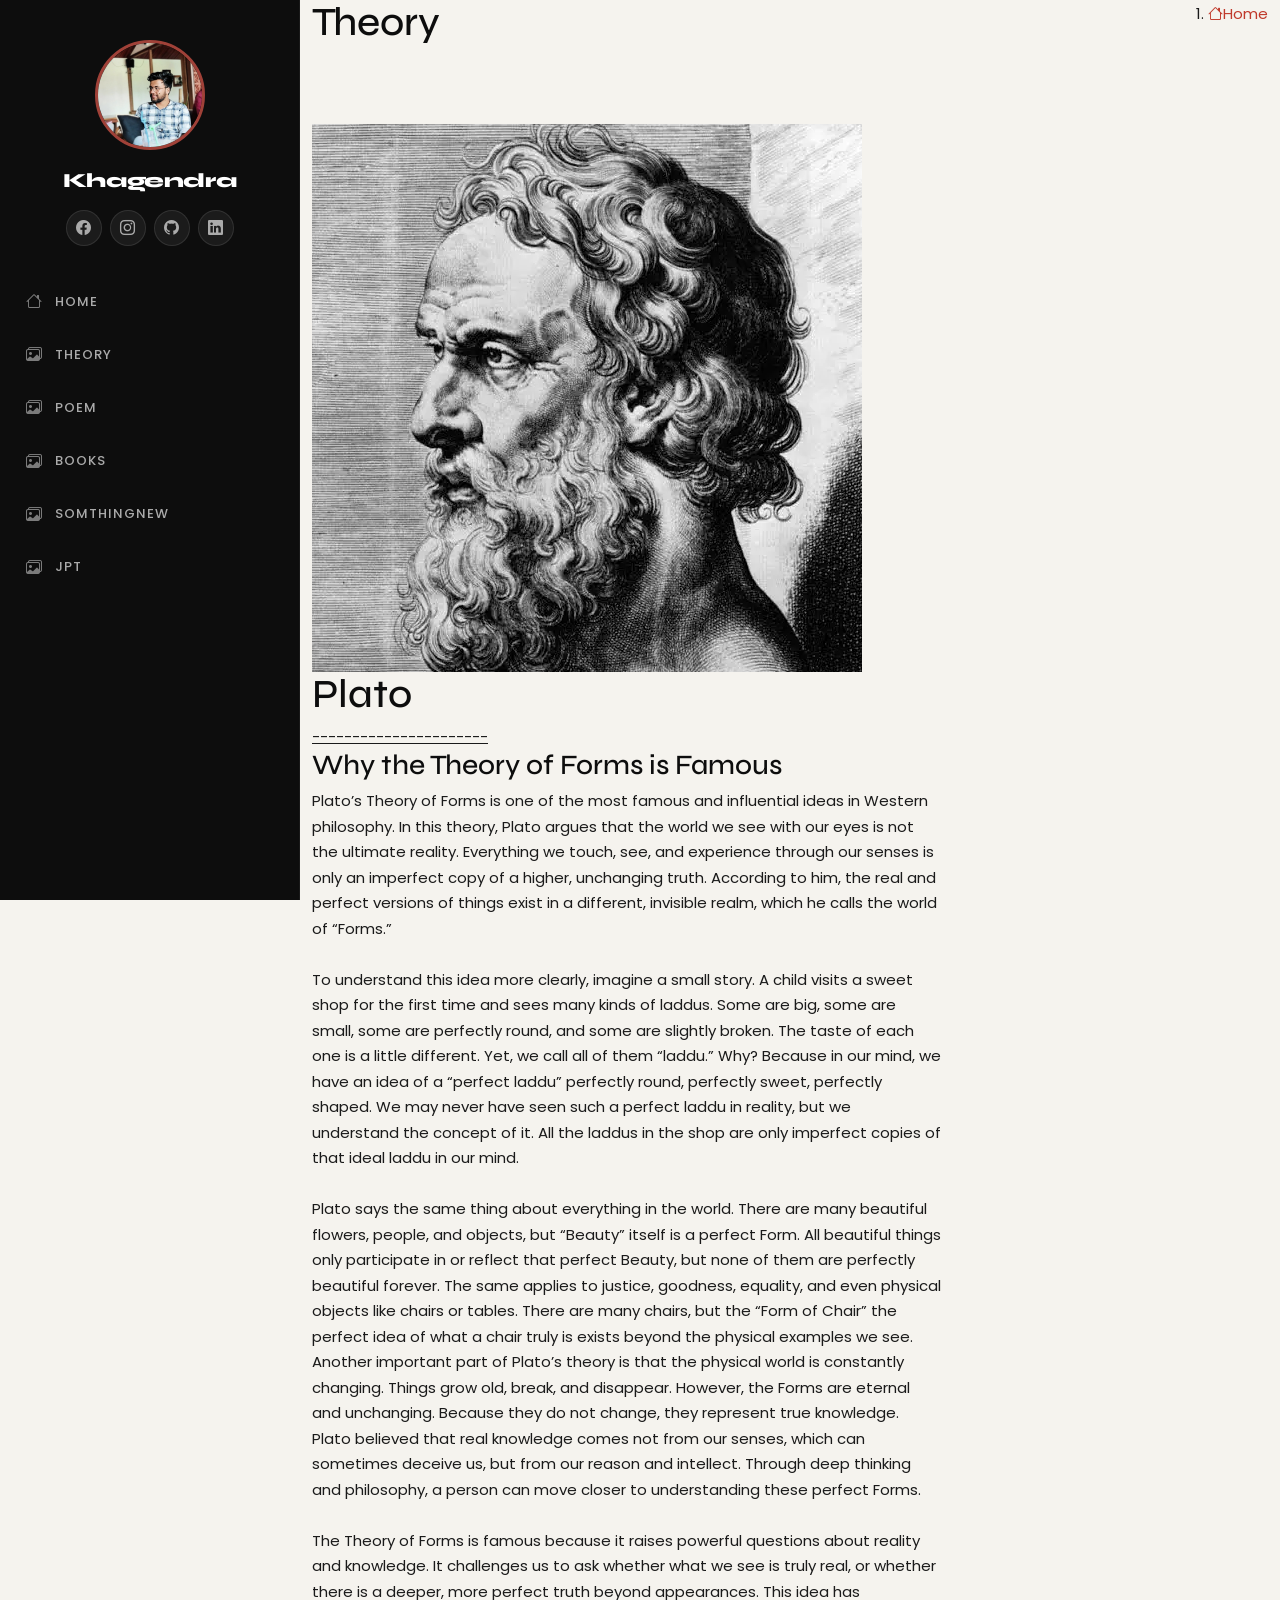
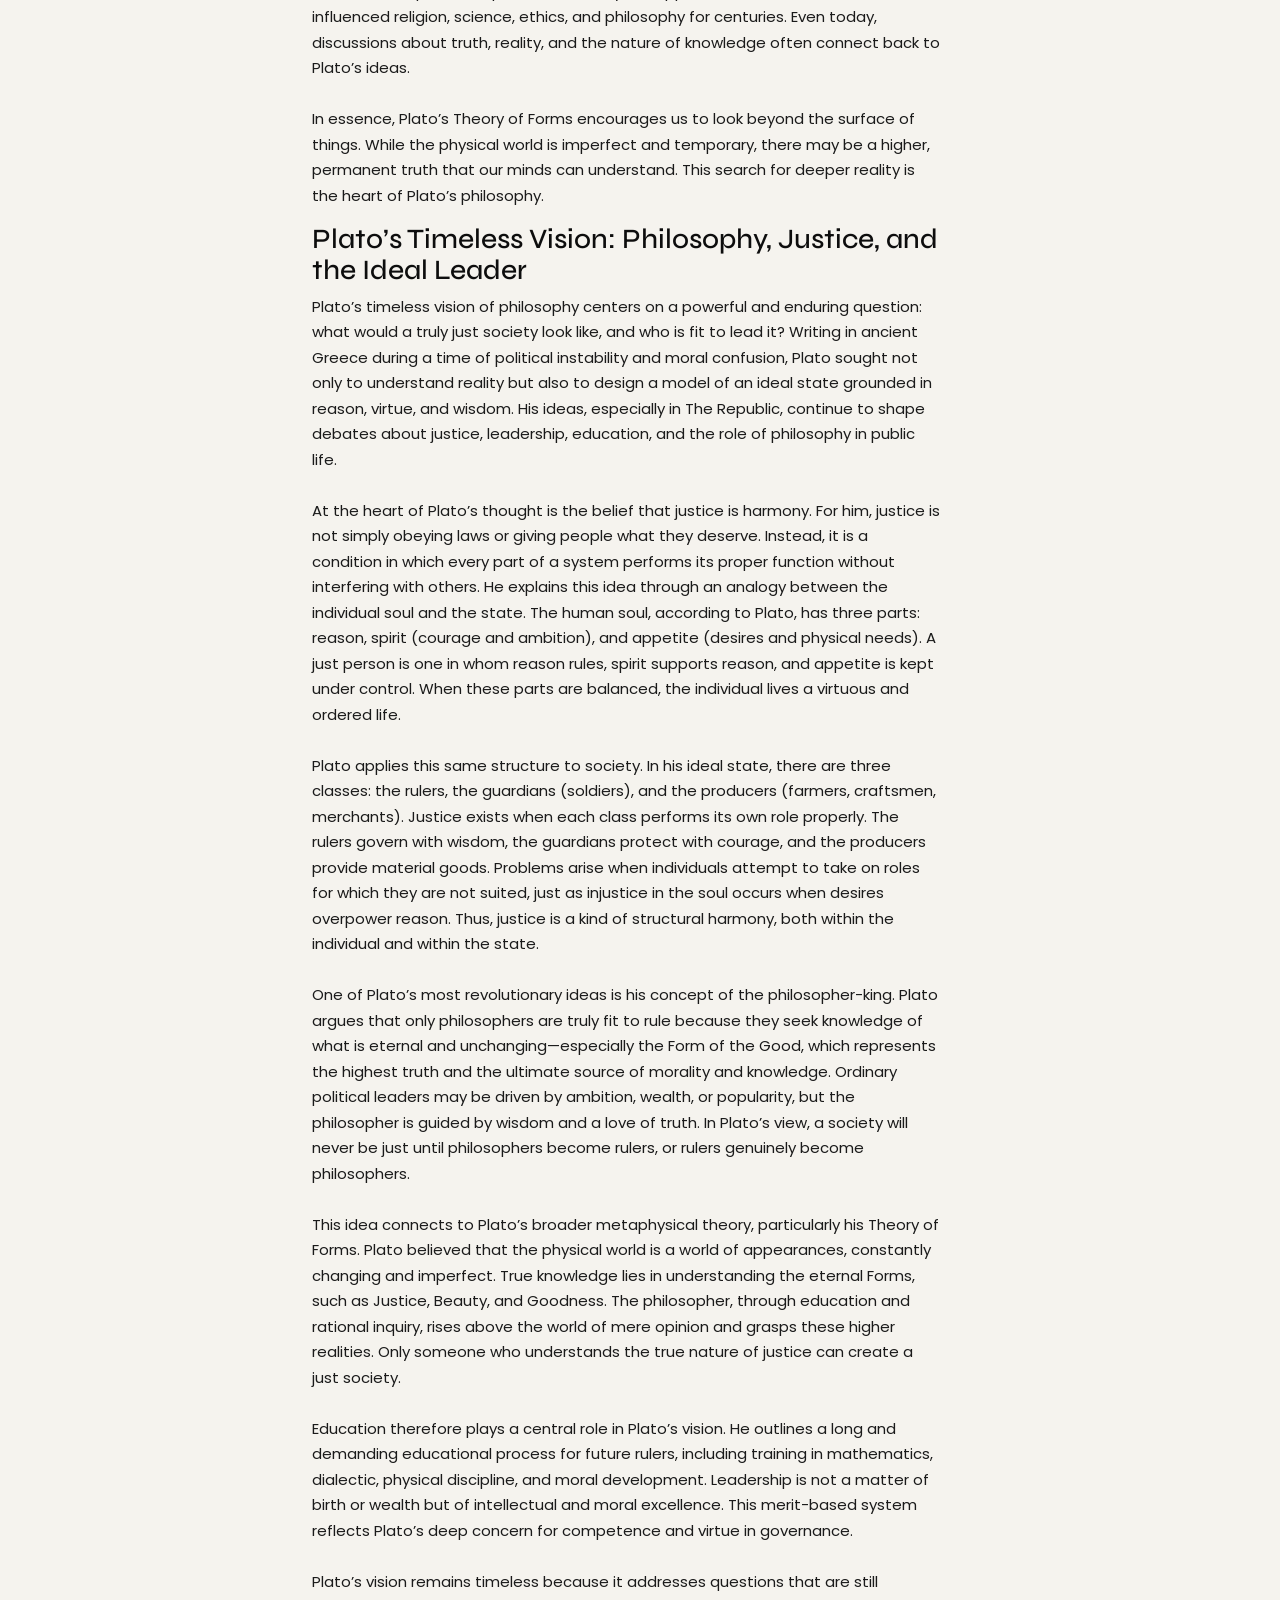
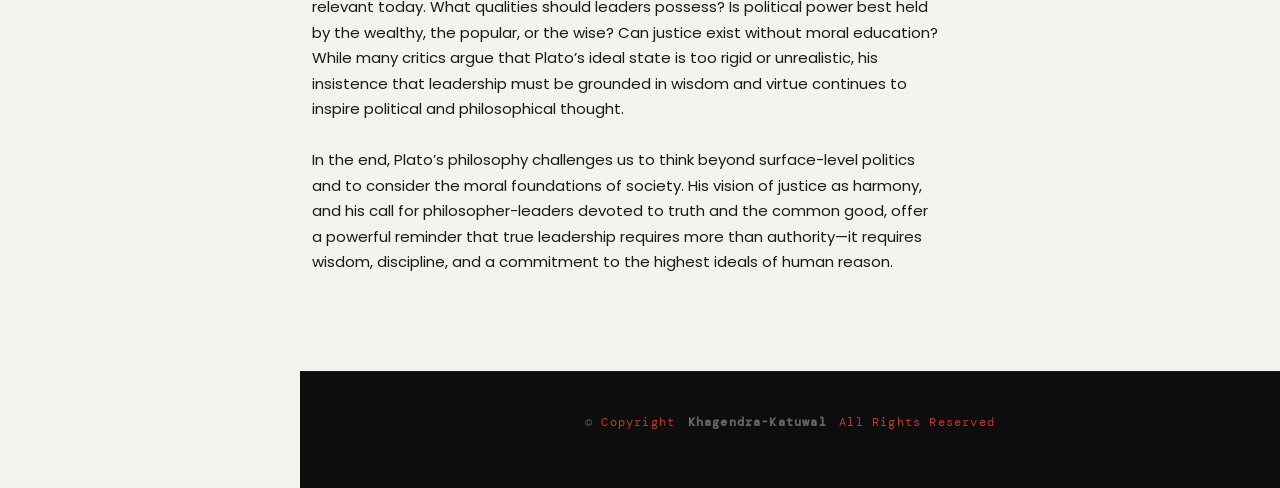
<file: Theory.html>
<!DOCTYPE html>
<html lang="en">

<head>
  <meta charset="utf-8">
  <meta content="width=device-width, initial-scale=1.0" name="viewport">
  <title>Theory</title>
  <meta content="" name="description">
  <meta content="" name="keywords">

  <!-- Favicons -->
  <link href="assets/img/favicon.png" rel="icon">
  <link href="assets/img/apple-touch-icon.png" rel="apple-touch-icon">

  <!-- Fonts -->
  <link href="https://fonts.googleapis.com" rel="preconnect">
  <link href="https://fonts.gstatic.com" rel="preconnect" crossorigin>
  <link href="https://fonts.googleapis.com/css2?family=Roboto:ital,wght@0,100;0,300;0,400;0,500;0,700;0,900;1,100;1,300;1,400;1,500;1,700;1,900&family=Poppins:ital,wght@0,100;0,200;0,300;0,400;0,500;0,600;0,700;0,800;0,900;1,100;1,200;1,300;1,400;1,500;1,600;1,700;1,800;1,900&family=Raleway:ital,wght@0,100;0,200;0,300;0,400;0,500;0,600;0,700;0,800;0,900;1,100;1,200;1,300;1,400;1,500;1,600;1,700;1,800;1,900&display=swap" rel="stylesheet">

  <!-- Vendor CSS Files -->
  <link href="assets/vendor/bootstrap/css/bootstrap.min.css" rel="stylesheet">
  <link href="assets/vendor/bootstrap-icons/bootstrap-icons.css" rel="stylesheet">
  <link href="assets/vendor/aos/aos.css" rel="stylesheet">
  <link href="assets/vendor/glightbox/css/glightbox.min.css" rel="stylesheet">
  <link href="assets/vendor/swiper/swiper-bundle.min.css" rel="stylesheet">

  <!-- Main CSS File -->
  <link href="assets/css/main.css" rel="stylesheet">

  <!-- =======================================================
  * Template Name: iPortfolio
  * Template URL: https://bootstrapmade.com/iportfolio-bootstrap-portfolio-websites-template/
  * Updated: Jun 29 2024 with Bootstrap v5.3.3
  * Author: BootstrapMade.com
  * License: https://bootstrapmade.com/license/
  ======================================================== -->
</head>

<body class="service-details-page">

  <header id="header" class="header dark-background d-flex flex-column">
    <i class="header-toggle d-xl-none bi bi-list"></i>

    <div class="profile-img">
      <img src="assets/img/my-profile-img.jpg" alt="" class="img-fluid rounded-circle">
    </div>

    <a href="index.html" class="logo d-flex align-items-center justify-content-center">
      <!-- Uncomment the line below if you also wish to use an image logo -->
      <!-- <img src="assets/img/logo.png" alt=""> -->
      <h1 class="sitename">Khagendra</h1>
    </a>

     <div class="social-links text-center">
      <a href="https://www.facebook.com/people/Khagendra-Katuwal/61564902225227/" class="facebook" target="_blank"><i class="bi bi-facebook"></i></a>
      <a href="#" class="instagram"><i class="bi bi-instagram" target="_blank"></i></a>
      <a href="https://github.com/khagendra120" class="github" target="_blank"><i class="bi bi-github"></i></a>
      <a href="https://www.linkedin.com/in/khagendra-katuwal-4a4996175/" class="linkedin" target="_blank"><i class="bi bi-linkedin"></i></a>
    </div>

    <nav id="navmenu" class="navmenu">
      <ul>
        <li><a href="index.html" ><i class="bi bi-house navicon"></i>Home</a></li>
          <li><a href="Theory.html"><i class="bi bi-images navicon"></i> Theory</a></li>
          <li><a href="poem.html"><i class="bi bi-images navicon"></i> poem</a></li>
           <li><a href="Books.html"><i class="bi bi-images navicon"></i> Books</a></li>
          <li><a href="SomethingNew.html"><i class="bi bi-images navicon"></i> SomthingNew</a></li>
          <li><a href="JPT.html"><i class="bi bi-images navicon"></i> Jpt</a></li>
         
      </ul>
    </nav>

  </header>

  <main class="main">

    <!-- Page Title -->
    <div class="page-title dark-background">
      <div class="container d-lg-flex justify-content-between align-items-center">
        <h1 class="mb-2 mb-lg-0">Theory</h1>
        <nav class="breadcrumbs">
          <ol>
            <li><a href="index.html" ><i class="bi bi-house navicon"></i>Home</a></li>
           
          </ol>
        </nav>
      </div>
    </div><!-- End Page Title -->

    <!-- Service Details Section -->
    <section id="service-details" class="service-details section">

      <div class="container">

        <div class="row gy-4">

          <div class="col-lg-8" data-aos="fade-up" data-aos-delay="200">
            <img src="assets/img/services.png" alt="" class="img-fluid services-img">
            <h1>Plato</h1>
            <u>----------------------</u>


            <h3>
            Why the Theory of Forms is Famous

            </h3>
 <p>
  Plato’s Theory of Forms is one of the most famous and influential ideas in Western philosophy. In this theory, 
  Plato argues that the world we see with our eyes is not the ultimate reality. Everything we touch, see, and experience through our senses
   is only an imperfect copy of a higher, unchanging truth. According to him, the real and perfect versions of things exist in a different,
    invisible realm, which he calls the world of “Forms.”
  <br>
  <br>
  
  To understand this idea more clearly, imagine a small story. A child visits a sweet shop for the first time and sees many kinds of laddus. 
  Some are big, some are small, some are perfectly round, and some are slightly broken. The taste of each one is a little different. 
  Yet, we call all of them “laddu.” Why? Because in our mind, we have an idea of a “perfect laddu” 
  perfectly round, perfectly sweet, perfectly shaped. We may never have seen such a perfect laddu in reality, but we understand the 
  concept of it. All the laddus in the shop are only imperfect copies of that ideal laddu in our mind.
  <br>
  <br>
  
  Plato says the same thing about everything in the world. There are many beautiful flowers, people,
   and objects, but “Beauty” itself is a perfect Form. All beautiful things only participate in or reflect
    that perfect Beauty, but none of them are perfectly beautiful forever. The same applies to justice, goodness, 
    equality, and even physical objects like chairs or tables. There are many chairs, but the “Form of Chair” 
     the perfect idea of what a chair truly is  exists beyond the physical examples we see.
  <br>
  Another important part of Plato’s theory is that the physical world is constantly changing. Things grow old, break, 
  and disappear. However, the Forms are eternal and unchanging. Because they do not change, they represent true knowledge.
   Plato believed that real knowledge comes not from our senses, which can sometimes deceive us, but from our reason and intellect. 
   Through deep thinking and philosophy, a person can move closer to understanding these perfect Forms.
  <br>
  <br>
  The Theory of Forms is famous because it raises powerful questions about reality and knowledge. It challenges us to ask whether what we see is truly real,
   or whether there is a deeper, more perfect truth beyond appearances. This idea has influenced religion, science, ethics, and philosophy for centuries. 
   Even today, discussions about truth, reality, and the nature of knowledge often connect back to Plato’s ideas.
  <br>
  <br>
  In essence, Plato’s Theory of Forms encourages us to look beyond the surface of things. While the physical world is imperfect and 
  temporary, there may be a higher, permanent truth that our minds can understand. This search for deeper reality is the heart of Plato’s philosophy.
 </p>
            <h3>Plato’s Timeless Vision: Philosophy, Justice, and the Ideal Leader</h3>


            <p>
         Plato’s timeless vision of philosophy centers on a powerful and enduring question: what would a truly just society look like, and who is fit to lead it? Writing in ancient Greece during a time of political instability and moral confusion, Plato sought not only to understand reality but also to design a model of an ideal state grounded in reason, virtue, and wisdom. His ideas, especially in The Republic, continue to shape debates about justice, leadership, education, and the role of philosophy in public life.
         <br>
         <br>
         At the heart of Plato’s thought is the belief that justice is harmony. For him, justice is not simply obeying laws or giving people what they deserve. Instead, it is a condition in which every part of a system performs its proper function without interfering with others. He explains this idea through an analogy between the individual soul and the state. The human soul, according to Plato, has three parts: reason, spirit (courage and ambition), and appetite (desires and physical needs). A just person is one in whom reason rules, spirit supports reason, and appetite is kept under control. When these parts are balanced, the individual lives a virtuous and ordered life.
         <br>
         <br>
         Plato applies this same structure to society. In his ideal state, there are three classes: the rulers, the guardians (soldiers), and the producers (farmers, craftsmen, merchants). Justice exists when each class performs its own role properly. The rulers govern with wisdom, the guardians protect with courage, and the producers provide material goods. Problems arise when individuals attempt to take on roles for which they are not suited, just as injustice in the soul occurs when desires overpower reason. Thus, justice is a kind of structural harmony, both within the individual and within the state.
         <br>
         <br>
         One of Plato’s most revolutionary ideas is his concept of the philosopher-king. Plato argues that only philosophers are truly fit to rule because they seek knowledge of what is eternal and unchanging—especially the Form of the Good, which represents the highest truth and the ultimate source of morality and knowledge. Ordinary political leaders may be driven by ambition, wealth, or popularity, but the philosopher is guided by wisdom and a love of truth. In Plato’s view, a society will never be just until philosophers become rulers, or rulers genuinely become philosophers.
         <br>
         <br>
         This idea connects to Plato’s broader metaphysical theory, particularly his Theory of Forms. Plato believed that the physical world is a world of appearances, constantly changing and imperfect. True knowledge lies in understanding the eternal Forms, such as Justice, Beauty, and Goodness. The philosopher, through education and rational inquiry, rises above the world of mere opinion and grasps these higher realities. Only someone who understands the true nature of justice can create a just society.
         <br>
         <br>
         Education therefore plays a central role in Plato’s vision. He outlines a long and demanding educational process for future rulers, including training in mathematics, dialectic, physical discipline, and moral development. Leadership is not a matter of birth or wealth but of intellectual and moral excellence. This merit-based system reflects Plato’s deep concern for competence and virtue in governance.
         <br>
         <br>
         Plato’s vision remains timeless because it addresses questions that are still relevant today. What qualities should leaders possess? Is political power best held by the wealthy, the popular, or the wise? Can justice exist without moral education? While many critics argue that Plato’s ideal state is too rigid or unrealistic, his insistence that leadership must be grounded in wisdom and virtue continues to inspire political and philosophical thought.
         <br>
         <br>
         In the end, Plato’s philosophy challenges us to think beyond surface-level politics and to consider the moral foundations of society. His vision of justice as harmony, and his call for philosopher-leaders devoted to truth and the common good, offer a powerful reminder that true leadership requires more than authority—it requires wisdom, discipline, and a commitment to the highest ideals of human reason.
</p>
      
           
          </div>

        </div>

      </div>


      
    </section><!-- /Service Details Section -->

  </main>

  <footer id="footer" class="footer position-relative light-background">

    <div class="container">
      <div class="copyright text-center ">
        <p>© <span>Copyright</span> <strong class="px-1 sitename">Khagendra-Katuwal</strong> <span>All Rights Reserved</span></p>
      </div>
      <div class="credits">
        <!-- All the links in the footer should remain intact. -->
        <!-- You can delete the links only if you've purchased the pro version. -->
        <!-- Licensing information: https://bootstrapmade.com/license/ -->
        <!-- Purchase the pro version with working PHP/AJAX contact form: [buy-url] -->
        
      </div>
    </div>

  </footer>

  <!-- Scroll Top -->
  <a href="#" id="scroll-top" class="scroll-top d-flex align-items-center justify-content-center"><i class="bi bi-arrow-up-short"></i></a>

  <!-- Preloader -->
  <div id="preloader"></div>

  <!-- Vendor JS Files -->
  <script src="assets/vendor/bootstrap/js/bootstrap.bundle.min.js"></script>
  <script src="assets/vendor/php-email-form/validate.js"></script>
  <script src="assets/vendor/aos/aos.js"></script>
  <script src="assets/vendor/typed.js/typed.umd.js"></script>
  <script src="assets/vendor/purecounter/purecounter_vanilla.js"></script>
  <script src="assets/vendor/waypoints/noframework.waypoints.js"></script>
  <script src="assets/vendor/glightbox/js/glightbox.min.js"></script>
  <script src="assets/vendor/imagesloaded/imagesloaded.pkgd.min.js"></script>
  <script src="assets/vendor/isotope-layout/isotope.pkgd.min.js"></script>
  <script src="assets/vendor/swiper/swiper-bundle.min.js"></script>

  <!-- Main JS File -->
  <script src="assets/js/main.js"></script>

</body>

</html>
</file>
<file: assets/css/main.css>
/*--------------------------------------------------------------
# Font & Color Variables
--------------------------------------------------------------*/
@import url('https://fonts.googleapis.com/css2?family=Syne:wght@400;600;700;800&family=DM+Mono:wght@300;400;500&family=Raleway:wght@300;400;600;700;800&family=Poppins:wght@300;400;500;600&display=swap');

:root {
  --default-font: "Poppins", system-ui, sans-serif;
  --heading-font: "Syne", sans-serif;
  --nav-font: "Poppins", sans-serif;
  --mono-font: "DM Mono", monospace;
}

/* ── LIGHT THEME (default) ── */
:root {
  --bg: #f5f3ee;
  --bg-alt: #ede9e0;
  --surface: #ffffff;
  --text: #1a1a1a;
  --text-muted: #666660;
  --heading: #0d0d0d;
  --accent: #c0392b;
  --accent-2: #2c3e50;
  --border: rgba(0,0,0,0.1);
  --nav-bg: #0d0d0d;
  --nav-text: #aaaaaa;
  --nav-active: #ffffff;
  --shadow: rgba(0,0,0,0.08);
}

/* ── DARK THEME ── */
body.dark-mode {
  --bg: #0d0d0d;
  --bg-alt: #161616;
  --surface: #1e1e1e;
  --text: #e0ddd6;
  --text-muted: #888880;
  --heading: #f5f3ee;
  --accent: #e74c3c;
  --accent-2: #5dade2;
  --border: rgba(255,255,255,0.08);
  --nav-bg: #0d0d0d;
  --nav-text: #aaaaaa;
  --nav-active: #ffffff;
  --shadow: rgba(0,0,0,0.4);
}

/* ── SMOOTH SCROLL & BASE ── */
:root { scroll-behavior: smooth; }

*, *::before, *::after { box-sizing: border-box; margin: 0; padding: 0; }

body {
  color: var(--text);
  background-color: var(--bg);
  font-family: var(--default-font);
  font-size: 15px;
  line-height: 1.7;
  transition: background-color 0.4s ease, color 0.4s ease;
  overflow-x: hidden;
}

a {
  color: var(--accent);
  text-decoration: none;
  transition: 0.3s;
}
a:hover { color: var(--accent); opacity: 0.75; }

h1, h2, h3, h4, h5, h6 {
  font-family: var(--heading-font);
  color: var(--heading);
  line-height: 1.1;
}

/*--------------------------------------------------------------
# THEME TOGGLE BUTTON
--------------------------------------------------------------*/
.theme-toggle {
  position: fixed;
  top: 15px;
  left: 15px;
  z-index: 10000;
  width: 48px;
  height: 48px;
  border-radius: 50%;
  background: var(--heading);
  border: none;
  cursor: pointer;
  display: flex;
  align-items: center;
  justify-content: center;
  font-size: 20px;
  transition: all 0.3s ease;
  box-shadow: 0 4px 20px var(--shadow);
}
.theme-toggle:hover { transform: scale(1.1) rotate(15deg); }
.theme-toggle .icon-light { display: none; }
.theme-toggle .icon-dark { display: block; }
body.dark-mode .theme-toggle .icon-light { display: block; }
body.dark-mode .theme-toggle .icon-dark { display: none; }

@media (min-width: 1200px) {
  .theme-toggle { left: 320px; }
}

/*--------------------------------------------------------------
# HEADER / SIDEBAR
--------------------------------------------------------------*/
.header {
  background-color: var(--nav-bg);
  position: fixed;
  top: 0; left: 0; bottom: 0;
  padding: 0;
  width: 300px;
  overflow-y: auto;
  z-index: 997;
  border-right: 1px solid rgba(255,255,255,0.05);
  display: flex;
  flex-direction: column;
  transition: left 0.3s ease;
}

.header .profile-img {
  padding: 40px 30px 20px;
  text-align: center;
}

.header .profile-img img {
  width: 110px;
  height: 110px;
  object-fit: cover;
  border-radius: 50%;
  border: 3px solid var(--accent);
  filter: grayscale(30%);
  transition: filter 0.3s;
}
.header .profile-img img:hover { filter: grayscale(0%); }

.header .logo {
  text-align: center;
  padding: 0 20px 10px;
}
.header .logo h1 {
  font-family: var(--heading-font);
  font-size: 20px;
  font-weight: 800;
  color: #ffffff;
  letter-spacing: -0.02em;
}

.header .tagline {
  text-align: center;
  padding: 0 20px 20px;
  font-size: 11px;
  font-family: var(--mono-font);
  color: #666;
  letter-spacing: 0.15em;
  text-transform: uppercase;
}

.header .social-links {
  display: flex;
  justify-content: center;
  gap: 8px;
  padding: 0 20px 30px;
}
.header .social-links a {
  width: 36px; height: 36px;
  border-radius: 50%;
  background: rgba(255,255,255,0.06);
  color: #aaa;
  display: flex; align-items: center; justify-content: center;
  font-size: 15px;
  transition: 0.3s;
  border: 1px solid rgba(255,255,255,0.1);
}
.header .social-links a:hover {
  background: var(--accent);
  color: #fff;
  border-color: var(--accent);
  transform: translateY(-2px);
}

.header .divider {
  height: 1px;
  background: rgba(255,255,255,0.06);
  margin: 0 20px 20px;
}

/* Nav */
.navmenu ul { list-style: none; padding: 0 10px; }
.navmenu a {
  display: flex;
  align-items: center;
  gap: 12px;
  padding: 12px 16px;
  font-family: var(--nav-font);
  font-size: 13px;
  font-weight: 500;
  letter-spacing: 0.08em;
  text-transform: uppercase;
  color: var(--nav-text);
  border-radius: 8px;
  transition: 0.3s;
  margin-bottom: 2px;
}
.navmenu a .navicon { font-size: 16px; opacity: 0.7; }
.navmenu a:hover,
.navmenu .active {
  color: var(--nav-active);
  background: rgba(255,255,255,0.07);
}
.navmenu .active .navicon,
.navmenu a:hover .navicon { opacity: 1; color: var(--accent); }

/* Active indicator line */
.navmenu .active { border-left: 2px solid var(--accent); }

/* Footer of sidebar */
.header-footer {
  margin-top: auto;
  padding: 20px;
  font-size: 11px;
  font-family: var(--mono-font);
  color: #444;
  text-align: center;
}

/* Mobile toggle */
.header .header-toggle {
  color: #fff;
  background: var(--accent);
  font-size: 20px;
  width: 44px; height: 44px;
  border-radius: 50%;
  display: flex; align-items: center; justify-content: center;
  cursor: pointer;
  position: fixed;
  top: 15px; right: 15px;
  z-index: 9999;
  transition: 0.3s;
}
.header .header-toggle:hover { background: #a93226; }

@media (min-width: 1200px) {
  .header ~ main, .header ~ #footer { margin-left: 300px; }
}
@media (max-width: 1199px) {
  .header { left: -100%; }
  .header.header-show { left: 0; }
}

/*--------------------------------------------------------------
# MAIN LAYOUT
--------------------------------------------------------------*/
main { min-height: 100vh; }

section, .section {
  padding: 80px 0;
  overflow: clip;
}

/*--------------------------------------------------------------
# SECTION TITLES
--------------------------------------------------------------*/
.section-title {
  margin-bottom: 60px;
}
.section-title .label {
  font-family: var(--mono-font);
  font-size: 11px;
  letter-spacing: 0.3em;
  color: var(--accent);
  text-transform: uppercase;
  display: block;
  margin-bottom: 12px;
}
.section-title h2 {
  font-size: clamp(36px, 5vw, 56px);
  font-weight: 800;
  letter-spacing: -0.03em;
  color: var(--heading);
  margin-bottom: 24px;
  position: relative;
}
.section-title h2 em {
  font-style: normal;
  color: transparent;
  -webkit-text-stroke: 1.5px var(--heading);
}
.section-title p {
  color: var(--text-muted);
  max-width: 640px;
  font-size: 15px;
  line-height: 1.8;
}

/*--------------------------------------------------------------
# HERO SECTION
--------------------------------------------------------------*/
.hero {
  min-height: 100vh;
  position: relative;
  display: flex;
  align-items: center;
  overflow: hidden;
  background-color: #0d0d0d;
}

.hero img.hero-bg {
  position: absolute;
  inset: 0;
  width: 100%; height: 100%;
  object-fit: cover;
  z-index: 1;
  filter: grayscale(60%);
  opacity: 0.35;
}

.hero::before {
  content: '';
  position: absolute;
  inset: 0;
  z-index: 2;
  background: linear-gradient(135deg, rgba(13,13,13,0.92) 40%, rgba(13,13,13,0.6) 100%);
}

.hero .container { position: relative; z-index: 3; }

.hero-eyebrow {
  font-family: var(--mono-font);
  font-size: 11px;
  letter-spacing: 0.35em;
  color: var(--accent);
  text-transform: uppercase;
  margin-bottom: 20px;
  display: flex;
  align-items: center;
  gap: 12px;
  opacity: 0;
  animation: heroFadeUp 0.7s ease 0.1s forwards;
}
.hero-eyebrow::before {
  content: '';
  display: block;
  width: 32px; height: 1px;
  background: var(--accent);
}

.hero h2 {
  font-family: var(--heading-font);
  font-size: clamp(48px, 8vw, 88px);
  font-weight: 800;
  color: #ffffff;
  letter-spacing: -0.04em;
  line-height: 0.95;
  margin-bottom: 24px;
  opacity: 0;
  animation: heroFadeUp 0.7s ease 0.25s forwards;
}

.hero h2 .outline {
  color: transparent;
  -webkit-text-stroke: 2px #ffffff;
}

.hero .typed-wrap {
  font-size: clamp(16px, 2.5vw, 22px);
  color: rgba(255,255,255,0.6);
  margin-bottom: 40px;
  font-weight: 300;
  opacity: 0;
  animation: heroFadeUp 0.7s ease 0.4s forwards;
}
.hero .typed-wrap .typed { color: var(--accent); font-weight: 500; }

.hero .hero-cta {
  display: flex;
  gap: 16px;
  flex-wrap: wrap;
  opacity: 0;
  animation: heroFadeUp 0.7s ease 0.55s forwards;
}
.hero .btn-primary-custom {
  background: var(--accent);
  color: #fff;
  padding: 14px 32px;
  border-radius: 4px;
  font-size: 13px;
  font-weight: 600;
  letter-spacing: 0.1em;
  text-transform: uppercase;
  transition: 0.3s;
  border: 2px solid var(--accent);
}
.hero .btn-primary-custom:hover {
  background: transparent;
  color: var(--accent);
}
.hero .btn-outline-custom {
  background: transparent;
  color: rgba(255,255,255,0.8);
  padding: 14px 32px;
  border-radius: 4px;
  font-size: 13px;
  font-weight: 600;
  letter-spacing: 0.1em;
  text-transform: uppercase;
  transition: 0.3s;
  border: 2px solid rgba(255,255,255,0.2);
}
.hero .btn-outline-custom:hover {
  border-color: rgba(255,255,255,0.6);
  color: #fff;
}

/* Hero scroll indicator */
.hero-scroll {
  position: absolute;
  bottom: 40px;
  left: 50%;
  transform: translateX(-50%);
  z-index: 3;
  display: flex;
  flex-direction: column;
  align-items: center;
  gap: 8px;
  opacity: 0;
  animation: heroFadeUp 0.7s ease 0.8s forwards;
}
.hero-scroll span {
  font-family: var(--mono-font);
  font-size: 10px;
  letter-spacing: 0.25em;
  color: rgba(255,255,255,0.4);
  text-transform: uppercase;
}
.hero-scroll .scroll-line {
  width: 1px; height: 48px;
  background: linear-gradient(to bottom, rgba(255,255,255,0.4), transparent);
  animation: scrollPulse 2s ease infinite;
}

@keyframes heroFadeUp {
  from { opacity: 0; transform: translateY(30px); }
  to   { opacity: 1; transform: translateY(0); }
}
@keyframes scrollPulse {
  0%, 100% { opacity: 0.4; transform: scaleY(1); }
  50% { opacity: 1; transform: scaleY(1.2); }
}

/*--------------------------------------------------------------
# STATS SECTION
--------------------------------------------------------------*/
.stats {
  background: var(--bg-alt);
  padding: 60px 0;
}
.stats-grid {
  display: grid;
  grid-template-columns: repeat(auto-fit, minmax(200px, 1fr));
  gap: 2px;
}
.stats-item {
  background: var(--surface);
  padding: 40px 30px;
  text-align: center;
  position: relative;
  overflow: hidden;
  transition: 0.3s;
}
.stats-item::before {
  content: '';
  position: absolute;
  top: 0; left: 0;
  width: 100%; height: 3px;
  background: var(--accent);
  transform: scaleX(0);
  transition: 0.4s;
}
.stats-item:hover::before { transform: scaleX(1); }
.stats-item i {
  font-size: 32px;
  color: var(--accent);
  margin-bottom: 16px;
  display: block;
}
.stats-item .purecounter {
  font-family: var(--heading-font);
  font-size: 52px;
  font-weight: 800;
  color: var(--heading);
  line-height: 1;
  display: block;
}
.stats-item p {
  font-family: var(--mono-font);
  font-size: 11px;
  letter-spacing: 0.25em;
  text-transform: uppercase;
  color: var(--text-muted);
  margin-top: 8px;
}

/*--------------------------------------------------------------
# ABOUT SECTION
--------------------------------------------------------------*/
.about { background: var(--bg); }

.about-grid {
  display: grid;
  grid-template-columns: 1fr 1fr;
  gap: 60px;
  align-items: start;
}
@media (max-width: 768px) { .about-grid { grid-template-columns: 1fr; gap: 40px; } }

.about-text p {
  color: var(--text-muted);
  line-height: 1.9;
  margin-bottom: 20px;
}

.about-info-list {
  list-style: none;
  display: flex;
  flex-direction: column;
  gap: 16px;
  margin-top: 32px;
}
.about-info-list li {
  display: flex;
  align-items: flex-start;
  gap: 12px;
  font-size: 14px;
}
.about-info-list .info-label {
  font-family: var(--mono-font);
  font-size: 10px;
  letter-spacing: 0.2em;
  text-transform: uppercase;
  color: var(--text-muted);
  min-width: 100px;
  padding-top: 2px;
}
.about-info-list .info-value {
  color: var(--heading);
  font-weight: 500;
}
.about-info-list i {
  color: var(--accent);
  font-size: 14px;
  margin-top: 3px;
}

/*--------------------------------------------------------------
# SKILLS (inside About)
--------------------------------------------------------------*/
.skills-section { margin-top: 80px; }

.skills-section .skills-heading {
  font-family: var(--heading-font);
  font-size: clamp(36px, 5vw, 52px);
  font-weight: 800;
  letter-spacing: -0.03em;
  margin-bottom: 40px;
  color: var(--heading);
}
.skills-section .skills-heading em {
  font-style: normal;
  color: transparent;
  -webkit-text-stroke: 1.5px var(--heading);
}

.skills-grid {
  display: grid;
  grid-template-columns: repeat(3, 1fr);
  gap: 2px;
}
@media (max-width: 640px) { .skills-grid { grid-template-columns: 1fr; } }

.skill-cat {
  background: var(--surface);
  padding: 36px 28px;
  position: relative;
  overflow: hidden;
  transition: background 0.3s;
  border: 1px solid var(--border);
}
.skill-cat::before {
  content: '';
  position: absolute;
  top: 0; left: 0;
  width: 100%; height: 3px;
  background: var(--skill-accent, var(--accent));
  transform: scaleX(0);
  transform-origin: left;
  transition: 0.4s;
}
.skill-cat:hover::before { transform: scaleX(1); }
.skill-cat:hover { background: color-mix(in srgb, var(--surface), var(--bg) 50%); }

.skill-cat:nth-child(1) { --skill-accent: #e74c3c; }
.skill-cat:nth-child(2) { --skill-accent: #3498db; }
.skill-cat:nth-child(3) { --skill-accent: #27ae60; }

.skill-cat .cat-num {
  font-family: var(--mono-font);
  font-size: 10px;
  letter-spacing: 0.3em;
  color: var(--skill-accent);
  margin-bottom: 20px;
  display: block;
}
.skill-cat .cat-name {
  font-family: var(--heading-font);
  font-size: 18px;
  font-weight: 700;
  color: var(--heading);
  margin-bottom: 24px;
}
.skill-tag-list {
  list-style: none;
  display: flex;
  flex-direction: column;
  gap: 10px;
}
.skill-tag-list li {
  font-size: 13px;
  color: var(--text-muted);
  display: flex;
  align-items: center;
  gap: 10px;
  transition: color 0.2s, transform 0.2s;
}
.skill-tag-list li::before {
  content: '';
  width: 5px; height: 5px;
  border-radius: 50%;
  background: var(--skill-accent);
  flex-shrink: 0;
  transition: transform 0.2s;
}
.skill-cat:hover .skill-tag-list li { color: var(--text); }
.skill-cat:hover .skill-tag-list li::before { transform: scale(1.6); }

/*--------------------------------------------------------------
# RESUME SECTION
--------------------------------------------------------------*/
.resume { background: var(--bg-alt); }

.resume-cols {
  display: grid;
  grid-template-columns: 1fr 1fr;
  gap: 60px;
}
@media (max-width: 768px) { .resume-cols { grid-template-columns: 1fr; } }

.resume-col-title {
  font-family: var(--heading-font);
  font-size: 22px;
  font-weight: 700;
  color: var(--heading);
  margin-bottom: 32px;
  padding-bottom: 16px;
  border-bottom: 2px solid var(--border);
  display: flex;
  align-items: center;
  gap: 12px;
}
.resume-col-title i { color: var(--accent); font-size: 18px; }

.timeline { position: relative; }
.timeline::before {
  content: '';
  position: absolute;
  left: 0; top: 8px; bottom: 0;
  width: 2px;
  background: var(--border);
}

.timeline-item {
  padding: 0 0 36px 28px;
  position: relative;
}
.timeline-item::before {
  content: '';
  position: absolute;
  left: -5px; top: 6px;
  width: 12px; height: 12px;
  border-radius: 50%;
  background: var(--bg-alt);
  border: 2px solid var(--accent);
  transition: background 0.3s;
}
.timeline-item:hover::before { background: var(--accent); }

.timeline-item .tl-period {
  font-family: var(--mono-font);
  font-size: 10px;
  letter-spacing: 0.2em;
  color: var(--accent);
  text-transform: uppercase;
  margin-bottom: 8px;
  display: inline-block;
  background: color-mix(in srgb, var(--accent), transparent 90%);
  padding: 4px 10px;
  border-radius: 20px;
}
.timeline-item h4 {
  font-size: 16px;
  font-weight: 700;
  color: var(--heading);
  margin-bottom: 4px;
  letter-spacing: -0.01em;
}
.timeline-item h5 {
  font-size: 13px;
  font-weight: 500;
  color: var(--text-muted);
  margin-bottom: 12px;
}
.timeline-item p, .timeline-item ul li {
  font-size: 13.5px;
  color: var(--text-muted);
  line-height: 1.8;
}
.timeline-item ul { padding-left: 16px; }
.timeline-item ul li { margin-bottom: 4px; }

/*--------------------------------------------------------------
# BLOG/SERVICES SECTION
--------------------------------------------------------------*/
.services { background: var(--bg); }

.blog-grid {
  display: grid;
  grid-template-columns: repeat(auto-fill, minmax(300px, 1fr));
  gap: 24px;
}

.blog-card {
  background: var(--surface);
  border: 1px solid var(--border);
  padding: 36px;
  position: relative;
  overflow: hidden;
  transition: 0.3s;
  border-radius: 2px;
}
.blog-card::after {
  content: '';
  position: absolute;
  bottom: 0; left: 0;
  width: 100%; height: 3px;
  background: var(--accent);
  transform: scaleX(0);
  transition: 0.4s;
}
.blog-card:hover { transform: translateY(-4px); box-shadow: 0 20px 60px var(--shadow); }
.blog-card:hover::after { transform: scaleX(1); }

.blog-card .blog-icon {
  width: 48px; height: 48px;
  background: color-mix(in srgb, var(--accent), transparent 88%);
  border-radius: 8px;
  display: flex; align-items: center; justify-content: center;
  margin-bottom: 24px;
  font-size: 20px;
  color: var(--accent);
}
.blog-card h4 {
  font-size: 18px;
  font-weight: 700;
  margin-bottom: 12px;
  color: var(--heading);
}
.blog-card h4 a { color: inherit; }
.blog-card h4 a:hover { color: var(--accent); }
.blog-card p {
  font-size: 13.5px;
  color: var(--text-muted);
  line-height: 1.8;
  margin: 0;
}
.blog-card .read-more {
  display: inline-flex;
  align-items: center;
  gap: 6px;
  margin-top: 20px;
  font-size: 12px;
  font-family: var(--mono-font);
  letter-spacing: 0.15em;
  text-transform: uppercase;
  color: var(--accent);
  font-weight: 500;
}
.blog-card .read-more::after {
  content: '→';
  transition: transform 0.3s;
}
.blog-card:hover .read-more::after { transform: translateX(4px); }

/*--------------------------------------------------------------
# CONTACT SECTION
--------------------------------------------------------------*/
.contact { background: var(--bg-alt); }

.contact-grid {
  display: grid;
  grid-template-columns: 1fr 1.5fr;
  gap: 48px;
  align-items: start;
}
@media (max-width: 768px) { .contact-grid { grid-template-columns: 1fr; } }

.contact-info-card {
  background: var(--surface);
  border: 1px solid var(--border);
  padding: 40px;
}
.contact-info-item {
  display: flex;
  align-items: flex-start;
  gap: 16px;
  margin-bottom: 32px;
}
.contact-info-item:last-child { margin-bottom: 0; }
.contact-info-item .ci-icon {
  width: 44px; height: 44px;
  border-radius: 8px;
  background: color-mix(in srgb, var(--accent), transparent 88%);
  display: flex; align-items: center; justify-content: center;
  font-size: 18px;
  color: var(--accent);
  flex-shrink: 0;
  transition: 0.3s;
}
.contact-info-item:hover .ci-icon {
  background: var(--accent);
  color: #fff;
}
.contact-info-item h3 {
  font-size: 13px;
  font-family: var(--mono-font);
  letter-spacing: 0.15em;
  text-transform: uppercase;
  color: var(--text-muted);
  margin-bottom: 4px;
  font-weight: 400;
}
.contact-info-item p {
  font-size: 14px;
  color: var(--heading);
  font-weight: 500;
  margin: 0;
}

.contact-form-wrap {
  background: var(--surface);
  border: 1px solid var(--border);
  padding: 40px;
}
.contact-form-wrap .form-label {
  font-family: var(--mono-font);
  font-size: 11px;
  letter-spacing: 0.2em;
  text-transform: uppercase;
  color: var(--text-muted);
  margin-bottom: 8px;
  display: block;
}
.contact-form-wrap .form-control {
  background: var(--bg);
  border: 1px solid var(--border);
  border-radius: 2px;
  color: var(--text);
  padding: 12px 16px;
  font-size: 14px;
  transition: 0.3s;
  width: 100%;
}
.contact-form-wrap .form-control:focus {
  outline: none;
  border-color: var(--accent);
  box-shadow: none;
  background: var(--bg);
}
.contact-form-wrap .form-control::placeholder { color: var(--text-muted); }
.contact-form-wrap textarea { resize: vertical; min-height: 120px; }

.contact-form-wrap .form-row {
  display: grid;
  grid-template-columns: 1fr 1fr;
  gap: 20px;
  margin-bottom: 20px;
}
@media (max-width: 576px) { .contact-form-wrap .form-row { grid-template-columns: 1fr; } }

.contact-form-wrap .form-group { margin-bottom: 20px; }

.btn-submit {
  background: var(--accent);
  color: #fff;
  border: 2px solid var(--accent);
  padding: 14px 40px;
  font-size: 12px;
  font-family: var(--mono-font);
  letter-spacing: 0.2em;
  text-transform: uppercase;
  cursor: pointer;
  transition: 0.3s;
  border-radius: 2px;
  display: inline-flex;
  align-items: center;
  gap: 10px;
}
.btn-submit:hover {
  background: transparent;
  color: var(--accent);
}

/* Form messages */
.loading, .error-message, .sent-message { display: none; margin-bottom: 16px; padding: 12px 16px; border-radius: 2px; font-size: 13px; }
.loading { background: var(--bg); color: var(--text-muted); text-align: center; }
.error-message { background: #fef2f2; border: 1px solid #fecaca; color: #b91c1c; }
.sent-message { background: #f0fdf4; border: 1px solid #bbf7d0; color: #15803d; text-align: center; }

/*--------------------------------------------------------------
# FOOTER
--------------------------------------------------------------*/
.footer {
  background: var(--nav-bg);
  color: #666;
  padding: 40px 0;
  text-align: center;
  font-size: 12px;
  font-family: var(--mono-font);
  letter-spacing: 0.1em;
  border-top: 1px solid rgba(255,255,255,0.05);
}
.footer span { color: var(--accent); }

/*--------------------------------------------------------------
# SCROLL TOP
--------------------------------------------------------------*/
.scroll-top {
  position: fixed;
  bottom: -20px;
  right: 20px;
  z-index: 9999;
  width: 44px; height: 44px;
  background: var(--accent);
  color: #fff;
  border-radius: 4px;
  display: flex; align-items: center; justify-content: center;
  font-size: 20px;
  opacity: 0;
  visibility: hidden;
  transition: 0.4s;
}
.scroll-top.active { bottom: 20px; opacity: 1; visibility: visible; }
.scroll-top:hover { background: #a93226; color: #fff; }

/*--------------------------------------------------------------
# PRELOADER
--------------------------------------------------------------*/
#preloader {
  position: fixed;
  inset: 0;
  z-index: 999999;
  background: #0d0d0d;
  display: flex;
  align-items: center;
  justify-content: center;
  transition: opacity 0.5s;
}
#preloader.done { opacity: 0; pointer-events: none; }
.preloader-inner {
  width: 40px; height: 40px;
  border: 2px solid rgba(255,255,255,0.1);
  border-top-color: var(--accent);
  border-radius: 50%;
  animation: spin 0.8s linear infinite;
}
@keyframes spin { to { transform: rotate(360deg); } }

/*--------------------------------------------------------------
# RESPONSIVE
--------------------------------------------------------------*/
@media (max-width: 768px) {
  .hero h2 { font-size: 42px; }
  section, .section { padding: 60px 0; }
  .section-title h2 { font-size: 32px; }
}
</file>
